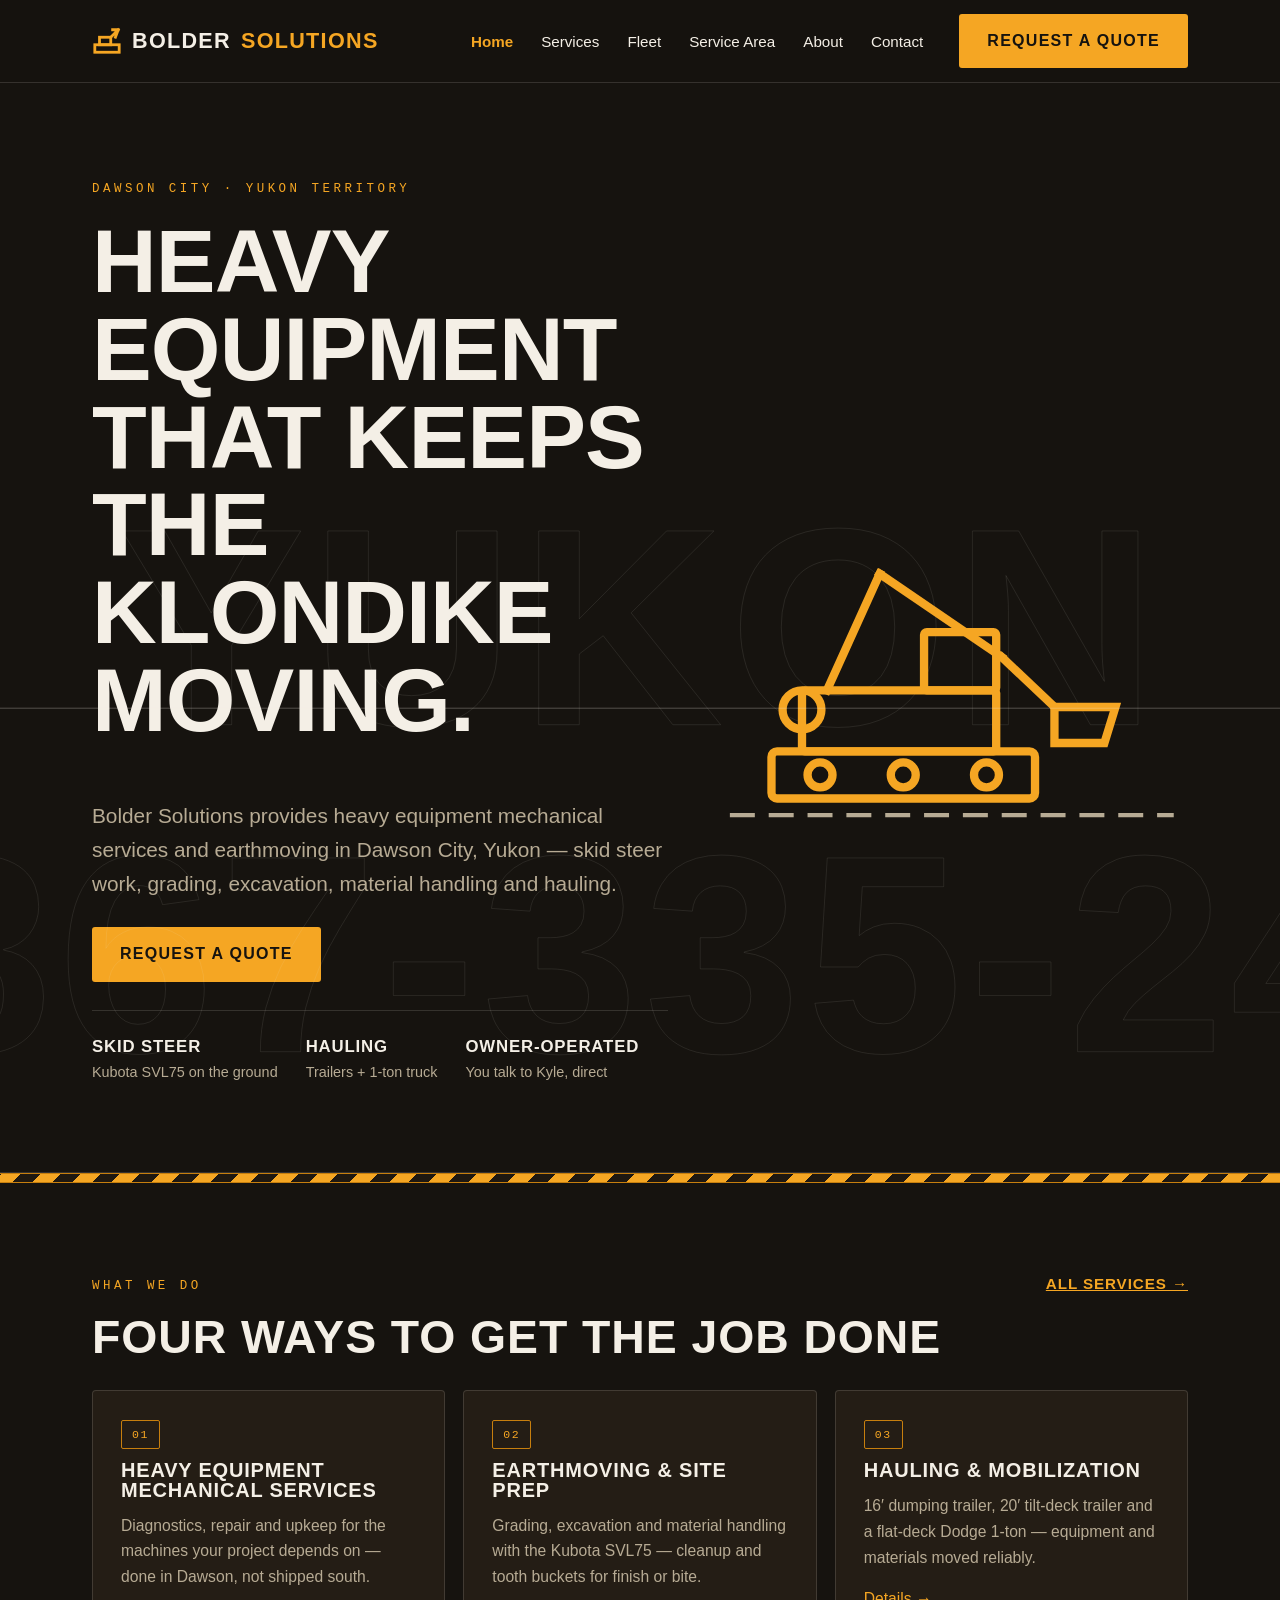
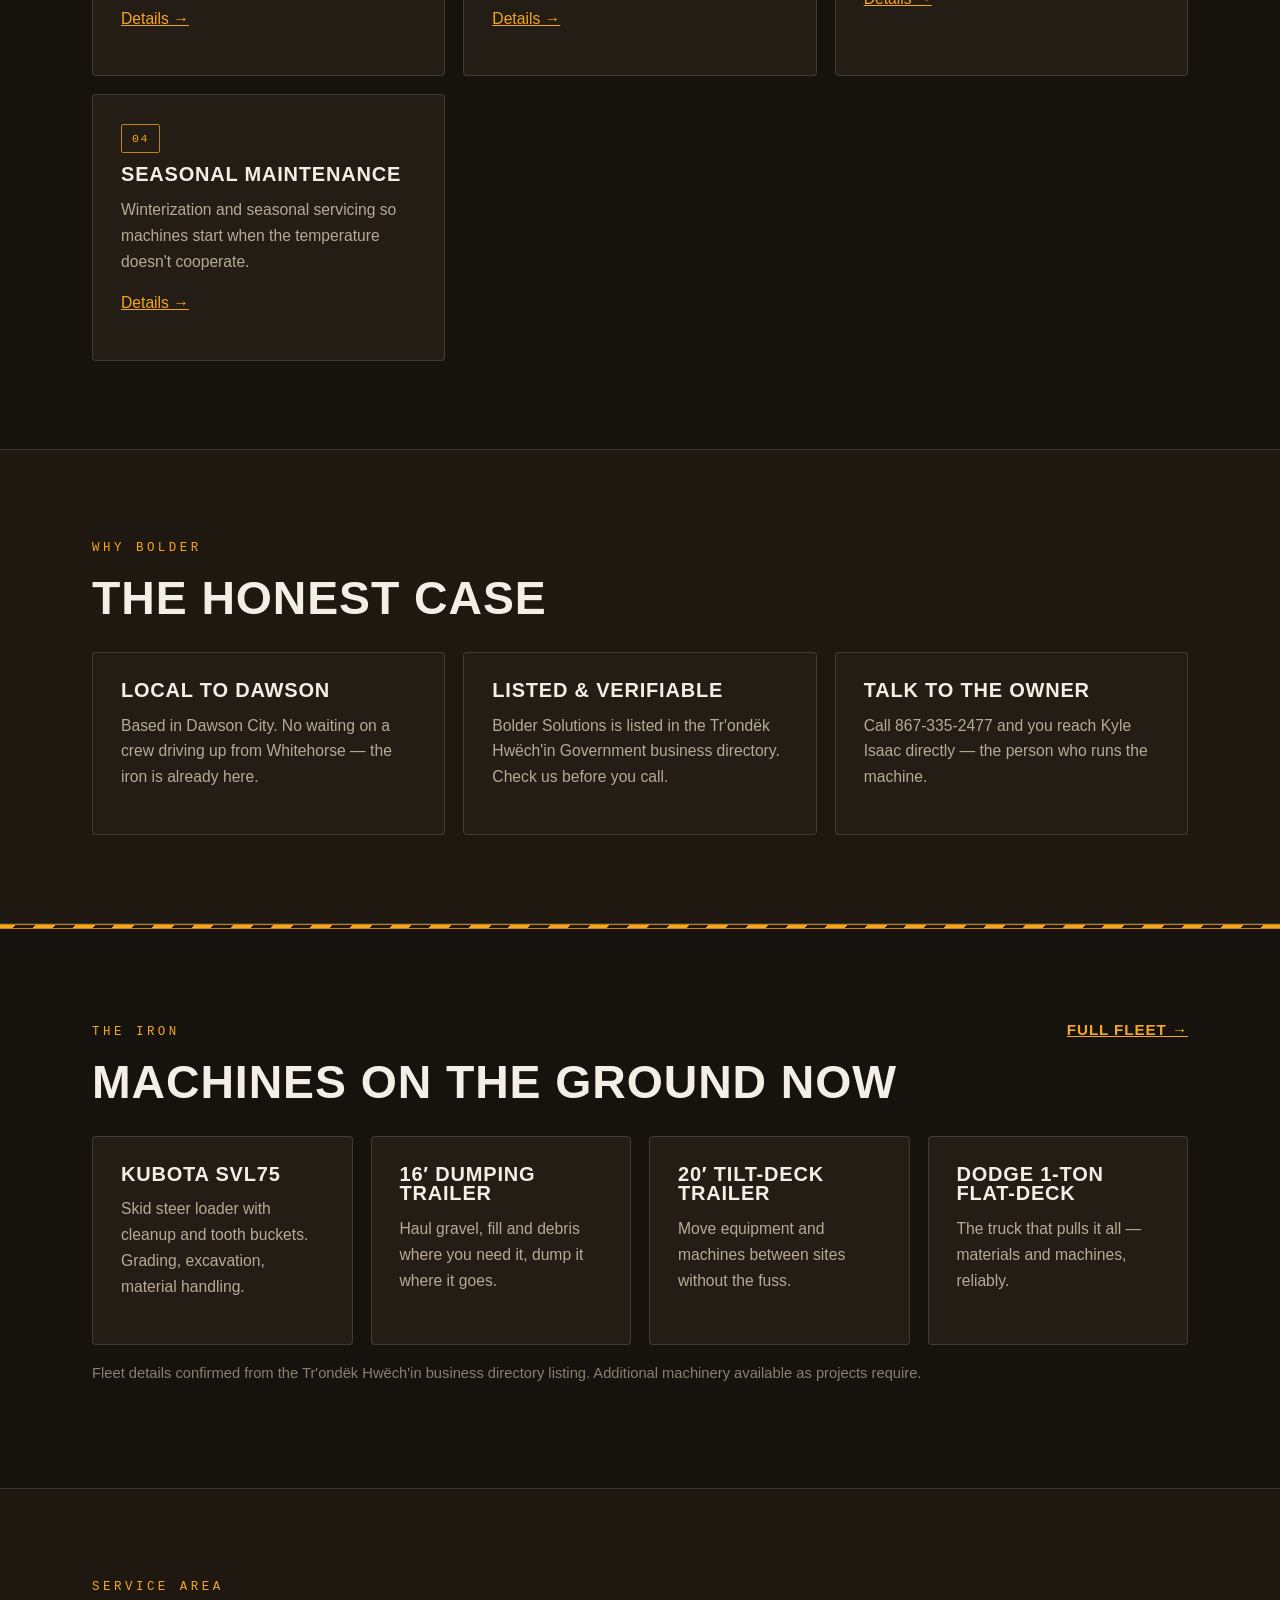
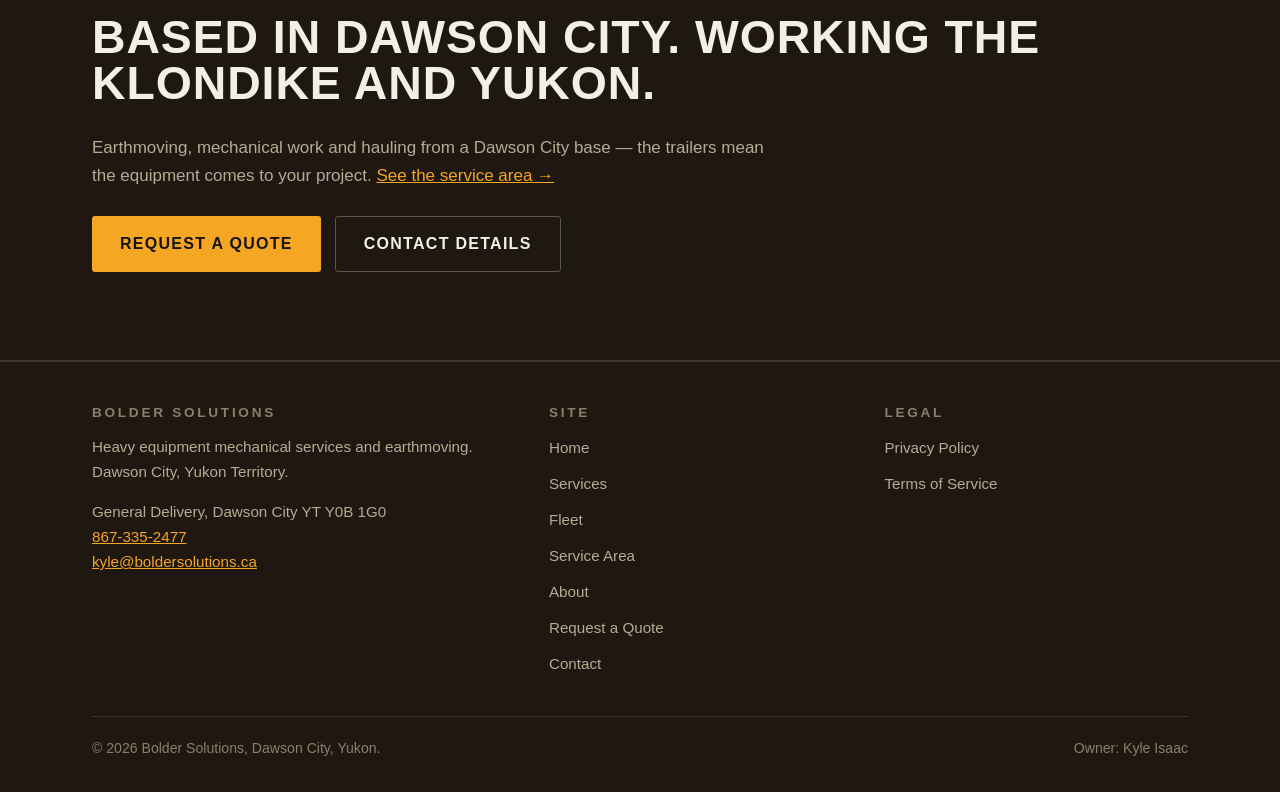
<file: index.html>
<!DOCTYPE html>
<html lang="en">
<head>
<meta charset="utf-8">
<meta name="viewport" content="width=device-width, initial-scale=1">
<title>Bolder Solutions — Heavy Equipment &amp; Earthmoving, Dawson City, Yukon</title>
<meta name="description" content="Bolder Solutions provides heavy equipment mechanical services and earthmoving in Dawson City, Yukon — skid steer work, grading, excavation, material handling and hauling. Call 867-335-2477.">
<meta property="og:title" content="Bolder Solutions — Heavy Equipment & Earthmoving, Dawson City, Yukon">
<meta property="og:description" content="Skid steer work, grading, excavation, material handling and hauling in the Klondike. Call 867-335-2477.">
<meta property="og:type" content="website">
<link rel="stylesheet" href="styles.css">
</head>
<body>
<a class="skip" href="#main">Skip to content</a>
<header class="site"><div class="wrap">
<a class="brand" href="index.html" aria-label="Bolder Solutions home">
<svg class="mark" viewBox="0 0 32 32" aria-hidden="true"><rect x="3" y="20" width="26" height="8" fill="none" stroke="#F5A623" stroke-width="3"/><rect x="8" y="12" width="12" height="8" fill="none" stroke="#F5A623" stroke-width="3"/><path d="M20 12 L28 4 M28 4 h-6 M28 4 l-3 8" stroke="#F5A623" stroke-width="3" fill="none" stroke-linecap="square"/></svg>
Bolder <em>Solutions</em></a>
<button class="nav-toggle" aria-expanded="false" aria-controls="mainnav" aria-label="Open menu">☰</button>
<nav class="main" id="mainnav" aria-label="Main">
<a href="index.html" aria-current="page">Home</a><a href="services.html">Services</a><a href="fleet.html">Fleet</a><a href="service-area.html">Service Area</a><a href="about.html">About</a><a href="contact.html">Contact</a>
</nav>
<a class="btn head-cta" href="quote.html">Request a Quote</a>
</div></header>

<main id="main">
<section class="hero">
<div class="ghost" aria-hidden="true">YUKON</div>
<div class="wrap hero-inner">
<div>
<p class="eyebrow rise">Dawson City · Yukon Territory</p>
<h1 class="rise d1">Heavy equipment that keeps the Klondike moving.</h1>
<p class="lede rise d2">Bolder Solutions provides heavy equipment mechanical services and earthmoving in Dawson City, Yukon — skid steer work, grading, excavation, material handling and hauling.</p>
<div class="btnrow rise d3">
<a class="btn" href="quote.html">Request a Quote</a>
<a class="btn ghost" href="tel:+18673352477">Call 867-335-2477</a>
</div>
<div class="hero-meta rise d3">
<div><strong>Skid Steer</strong>Kubota SVL75 on the ground</div>
<div><strong>Hauling</strong>Trailers + 1-ton truck</div>
<div><strong>Owner-operated</strong>You talk to Kyle, direct</div>
</div>
</div>
<div class="hero-art" aria-hidden="true">
<svg viewBox="0 0 340 300" role="img" aria-label="Line drawing of an excavator">
<g stroke="#F5A623" stroke-width="6" fill="none" stroke-linecap="square">
<rect x="40" y="236" width="190" height="34" rx="4"/>
<circle cx="75" cy="253" r="9"/><circle cx="135" cy="253" r="9"/><circle cx="195" cy="253" r="9"/>
<rect x="62" y="192" width="140" height="44" rx="2"/>
<rect x="150" y="150" width="52" height="42" rx="2"/>
<path d="M80 192 L118 108"/>
<path d="M118 108 L206 168"/>
<path d="M206 168 L244 204"/>
<path d="M244 204 h44 l-8 26 h-36 z"/>
<circle cx="62" cy="206" r="14"/>
</g>
<line x1="10" y1="282" x2="330" y2="282" stroke="#B7AB94" stroke-width="3" stroke-dasharray="18 10" aria-hidden="true"/>
</svg>
</div>
</div>
</section>

<div class="stripe" aria-hidden="true"></div>

<section class="block"><div class="wrap">
<div class="kicker-row">
<div><p class="eyebrow">What we do</p><h2>Four ways to get the job done</h2></div>
<a class="more" href="services.html">All services →</a>
</div>
<div class="grid">
<div class="card"><span class="tag">01</span><h3>Heavy Equipment Mechanical Services</h3><p>Diagnostics, repair and upkeep for the machines your project depends on — done in Dawson, not shipped south.</p><p><a href="services.html">Details →</a></p></div>
<div class="card"><span class="tag">02</span><h3>Earthmoving &amp; Site Prep</h3><p>Grading, excavation and material handling with the Kubota SVL75 — cleanup and tooth buckets for finish or bite.</p><p><a href="services.html">Details →</a></p></div>
<div class="card"><span class="tag">03</span><h3>Hauling &amp; Mobilization</h3><p>16′ dumping trailer, 20′ tilt-deck trailer and a flat-deck Dodge 1-ton — equipment and materials moved reliably.</p><p><a href="services.html">Details →</a></p></div>
<div class="card"><span class="tag">04</span><h3>Seasonal Maintenance</h3><p>Winterization and seasonal servicing so machines start when the temperature doesn't cooperate.</p><p><a href="services.html">Details →</a></p></div>
</div>
</div></section>

<section class="band block"><div class="wrap">
<div class="kicker-row">
<div><p class="eyebrow">Why Bolder</p><h2>The honest case</h2></div>
</div>
<div class="grid">
<div class="card"><h3>Local to Dawson</h3><p>Based in Dawson City. No waiting on a crew driving up from Whitehorse — the iron is already here.</p></div>
<div class="card"><h3>Listed &amp; verifiable</h3><p>Bolder Solutions is listed in the Tr'ondëk Hwëch'in Government business directory. Check us before you call.</p></div>
<div class="card"><h3>Talk to the owner</h3><p>Call 867-335-2477 and you reach Kyle Isaac directly — the person who runs the machine.</p></div>
</div>
</div></section>

<div class="stripe thin" aria-hidden="true"></div>

<section class="block"><div class="wrap">
<div class="kicker-row">
<div><p class="eyebrow">The iron</p><h2>Machines on the ground now</h2></div>
<a class="more" href="fleet.html">Full fleet →</a>
</div>
<div class="grid four">
<div class="card"><h3>Kubota SVL75</h3><p>Skid steer loader with cleanup and tooth buckets. Grading, excavation, material handling.</p></div>
<div class="card"><h3>16′ Dumping Trailer</h3><p>Haul gravel, fill and debris where you need it, dump it where it goes.</p></div>
<div class="card"><h3>20′ Tilt-Deck Trailer</h3><p>Move equipment and machines between sites without the fuss.</p></div>
<div class="card"><h3>Dodge 1-Ton Flat-Deck</h3><p>The truck that pulls it all — materials and machines, reliably.</p></div>
</div>
<p style="color:var(--faint);font-size:.92rem;margin-top:16px">Fleet details confirmed from the Tr'ondëk Hwëch'in business directory listing. Additional machinery available as projects require.</p>
</div></section>

<section class="band block"><div class="wrap">
<p class="eyebrow">Service area</p>
<h2>Based in Dawson City. Working the Klondike and Yukon.</h2>
<p style="color:var(--muted);max-width:40em">Earthmoving, mechanical work and hauling from a Dawson City base — the trailers mean the equipment comes to your project. <a href="service-area.html">See the service area →</a></p>
<div class="btnrow"><a class="btn" href="quote.html">Request a Quote</a><a class="btn ghost" href="contact.html">Contact Details</a></div>
</div></section>
</main>

<footer class="site"><div class="wrap">
<div class="foot-grid">
<div>
<h4>Bolder Solutions</h4>
<p style="color:var(--muted);font-size:.95rem">Heavy equipment mechanical services and earthmoving. Dawson City, Yukon Territory.</p>
<p style="color:var(--muted);font-size:.95rem">General Delivery, Dawson City YT Y0B 1G0<br>
<a href="tel:+18673352477">867-335-2477</a><br>
<a href="mailto:kyle@boldersolutions.ca">kyle@boldersolutions.ca</a></p>
</div>
<nav aria-label="Footer"><h4>Site</h4><ul>
<li><a href="index.html">Home</a></li><li><a href="services.html">Services</a></li>
<li><a href="fleet.html">Fleet</a></li><li><a href="service-area.html">Service Area</a></li>
<li><a href="about.html">About</a></li><li><a href="quote.html">Request a Quote</a></li>
<li><a href="contact.html">Contact</a></li></ul></nav>
<nav aria-label="Legal"><h4>Legal</h4><ul>
<li><a href="privacy.html">Privacy Policy</a></li><li><a href="terms.html">Terms of Service</a></li></ul></nav>
</div>
<div class="foot-base"><span>© 2026 Bolder Solutions, Dawson City, Yukon.</span><span>Owner: Kyle Isaac</span></div>
</div></footer>
<script src="main.js" defer></script>
</body>
</html>
</file>
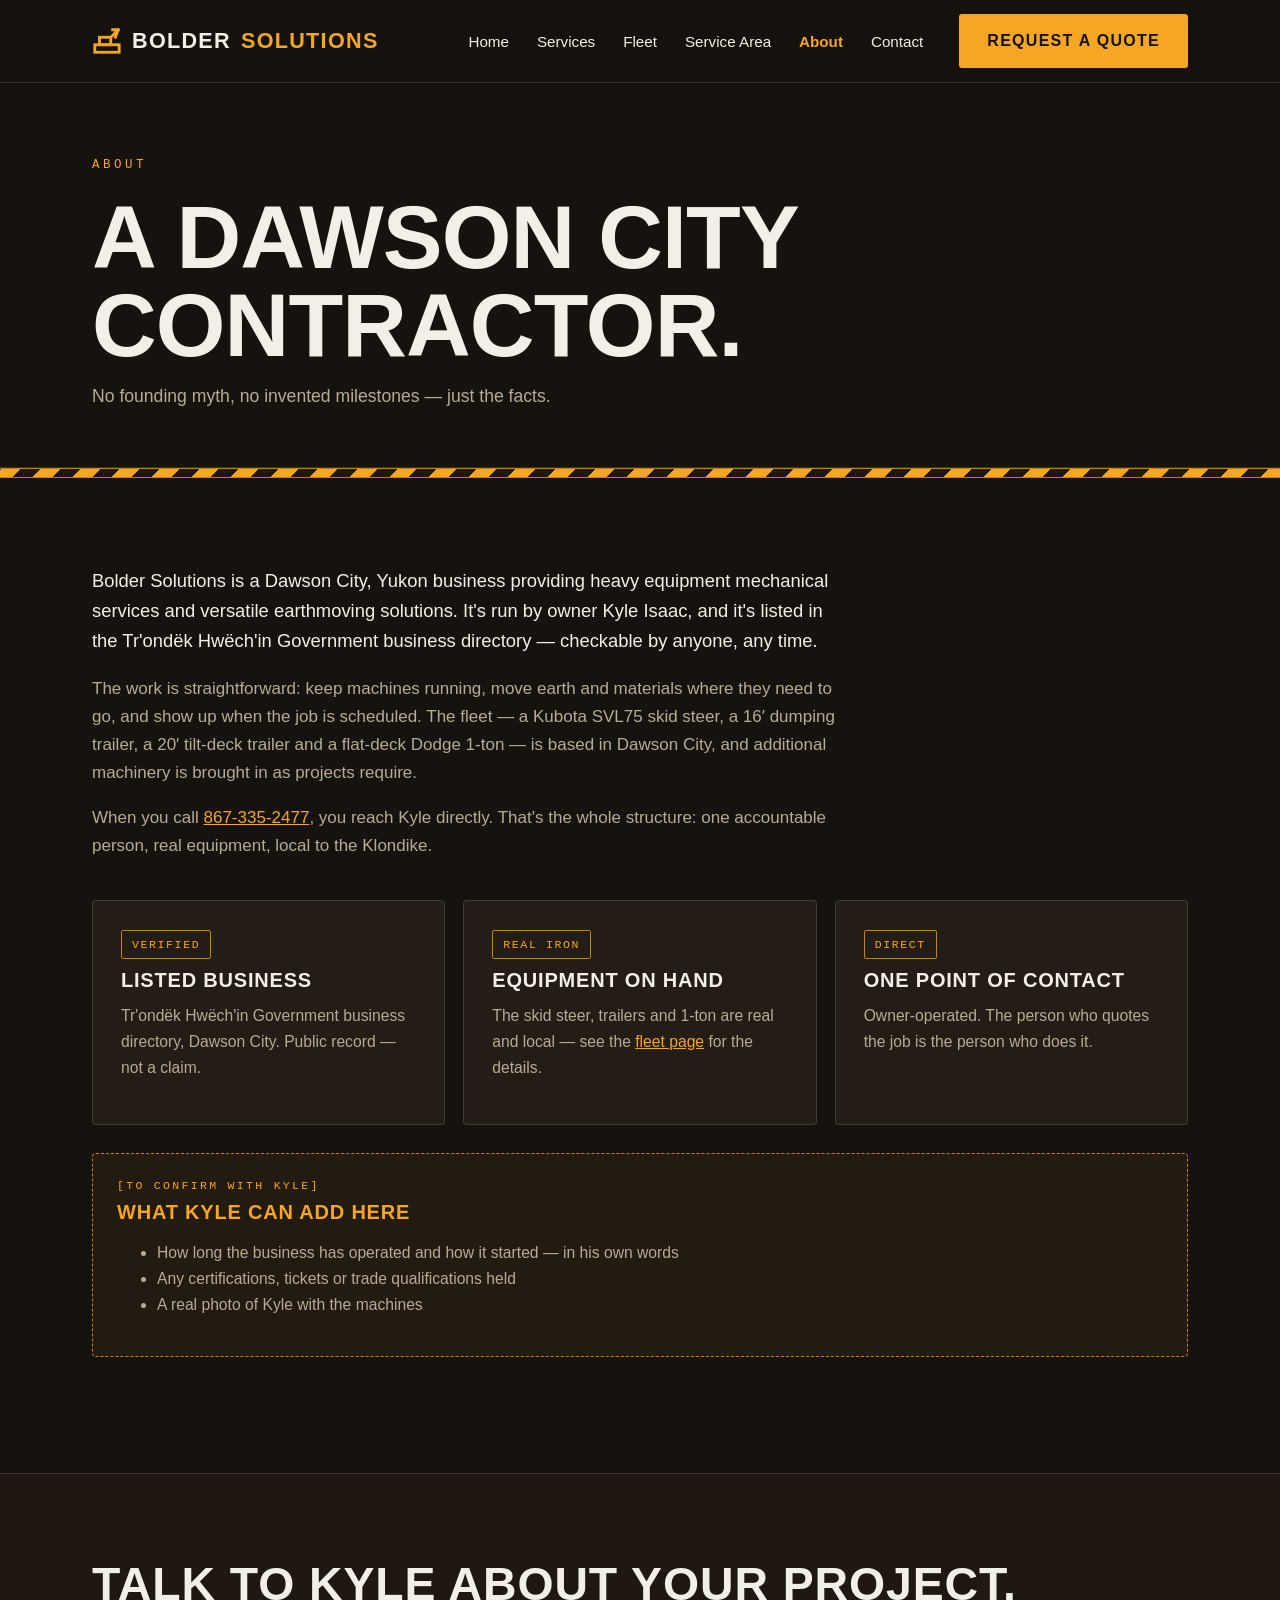
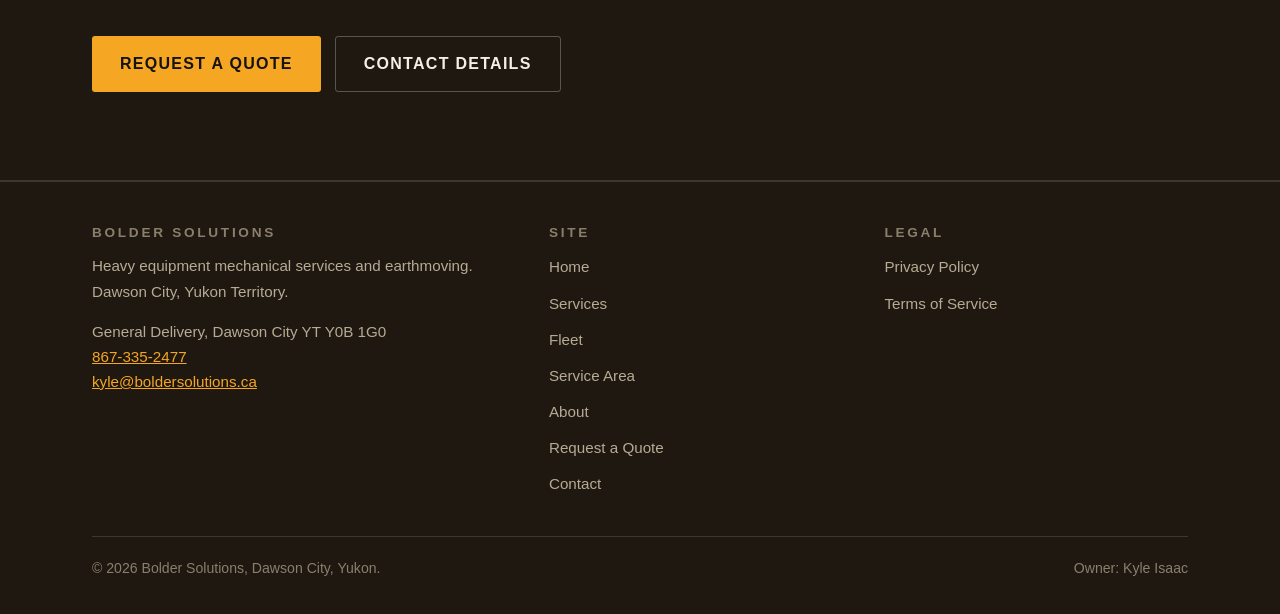
<file: about.html>
<!DOCTYPE html>
<html lang="en">
<head>
<meta charset="utf-8">
<meta name="viewport" content="width=device-width, initial-scale=1">
<title>About — Bolder Solutions, Dawson City, Yukon</title>
<meta name="description" content="About Bolder Solutions: heavy equipment mechanical services and earthmoving based in Dawson City, Yukon. Owner: Kyle Isaac.">
<link rel="stylesheet" href="styles.css">
</head>
<body>
<a class="skip" href="#main">Skip to content</a>
<header class="site"><div class="wrap">
<a class="brand" href="index.html" aria-label="Bolder Solutions home">
<svg class="mark" viewBox="0 0 32 32" aria-hidden="true"><rect x="3" y="20" width="26" height="8" fill="none" stroke="#F5A623" stroke-width="3"/><rect x="8" y="12" width="12" height="8" fill="none" stroke="#F5A623" stroke-width="3"/><path d="M20 12 L28 4 M28 4 h-6 M28 4 l-3 8" stroke="#F5A623" stroke-width="3" fill="none" stroke-linecap="square"/></svg>
Bolder <em>Solutions</em></a>
<button class="nav-toggle" aria-expanded="false" aria-controls="mainnav" aria-label="Open menu">☰</button>
<nav class="main" id="mainnav" aria-label="Main">
<a href="index.html">Home</a><a href="services.html">Services</a><a href="fleet.html">Fleet</a><a href="service-area.html">Service Area</a><a href="about.html" aria-current="page">About</a><a href="contact.html">Contact</a>
</nav>
<a class="btn head-cta" href="quote.html">Request a Quote</a>
</div></header>

<main id="main">
<div class="pagehead"><div class="wrap">
<p class="eyebrow">About</p>
<h1>A Dawson City<br>contractor.</h1>
<p class="lede">No founding myth, no invented milestones — just the facts.</p>
</div></div>
<div class="stripe" aria-hidden="true"></div>

<section class="block"><div class="wrap">
<div style="max-width:44em">
<p style="font-size:1.15rem">Bolder Solutions is a Dawson City, Yukon business providing heavy equipment mechanical services and versatile earthmoving solutions. It's run by owner Kyle Isaac, and it's listed in the Tr'ondëk Hwëch'in Government business directory — checkable by anyone, any time.</p>
<p style="color:var(--muted)">The work is straightforward: keep machines running, move earth and materials where they need to go, and show up when the job is scheduled. The fleet — a Kubota SVL75 skid steer, a 16′ dumping trailer, a 20′ tilt-deck trailer and a flat-deck Dodge 1-ton — is based in Dawson City, and additional machinery is brought in as projects require.</p>
<p style="color:var(--muted)">When you call <a href="tel:+18673352477">867-335-2477</a>, you reach Kyle directly. That's the whole structure: one accountable person, real equipment, local to the Klondike.</p>
</div>

<div class="grid" style="margin-top:40px">
<div class="card"><span class="tag">Verified</span><h3>Listed business</h3><p>Tr'ondëk Hwëch'in Government business directory, Dawson City. Public record — not a claim.</p></div>
<div class="card"><span class="tag">Real iron</span><h3>Equipment on hand</h3><p>The skid steer, trailers and 1-ton are real and local — see the <a href="fleet.html">fleet page</a> for the details.</p></div>
<div class="card"><span class="tag">Direct</span><h3>One point of contact</h3><p>Owner-operated. The person who quotes the job is the person who does it.</p></div>
</div>

<div class="toconfirm">
<span class="flag">[To confirm with Kyle]</span>
<h3>What Kyle can add here</h3>
<ul>
<li>How long the business has operated and how it started — in his own words</li>
<li>Any certifications, tickets or trade qualifications held</li>
<li>A real photo of Kyle with the machines</li>
</ul>
</div>
</div></section>

<section class="band block"><div class="wrap">
<h2>Talk to Kyle about your project.</h2>
<div class="btnrow"><a class="btn" href="quote.html">Request a Quote</a><a class="btn ghost" href="contact.html">Contact Details</a></div>
</div></section>
</main>

<footer class="site"><div class="wrap">
<div class="foot-grid">
<div>
<h4>Bolder Solutions</h4>
<p style="color:var(--muted);font-size:.95rem">Heavy equipment mechanical services and earthmoving. Dawson City, Yukon Territory.</p>
<p style="color:var(--muted);font-size:.95rem">General Delivery, Dawson City YT Y0B 1G0<br>
<a href="tel:+18673352477">867-335-2477</a><br>
<a href="mailto:kyle@boldersolutions.ca">kyle@boldersolutions.ca</a></p>
</div>
<nav aria-label="Footer"><h4>Site</h4><ul>
<li><a href="index.html">Home</a></li><li><a href="services.html">Services</a></li>
<li><a href="fleet.html">Fleet</a></li><li><a href="service-area.html">Service Area</a></li>
<li><a href="about.html">About</a></li><li><a href="quote.html">Request a Quote</a></li>
<li><a href="contact.html">Contact</a></li></ul></nav>
<nav aria-label="Legal"><h4>Legal</h4><ul>
<li><a href="privacy.html">Privacy Policy</a></li><li><a href="terms.html">Terms of Service</a></li></ul></nav>
</div>
<div class="foot-base"><span>© 2026 Bolder Solutions, Dawson City, Yukon.</span><span>Owner: Kyle Isaac</span></div>
</div></footer>
<script src="main.js" defer></script>
</body>
</html>
</file>
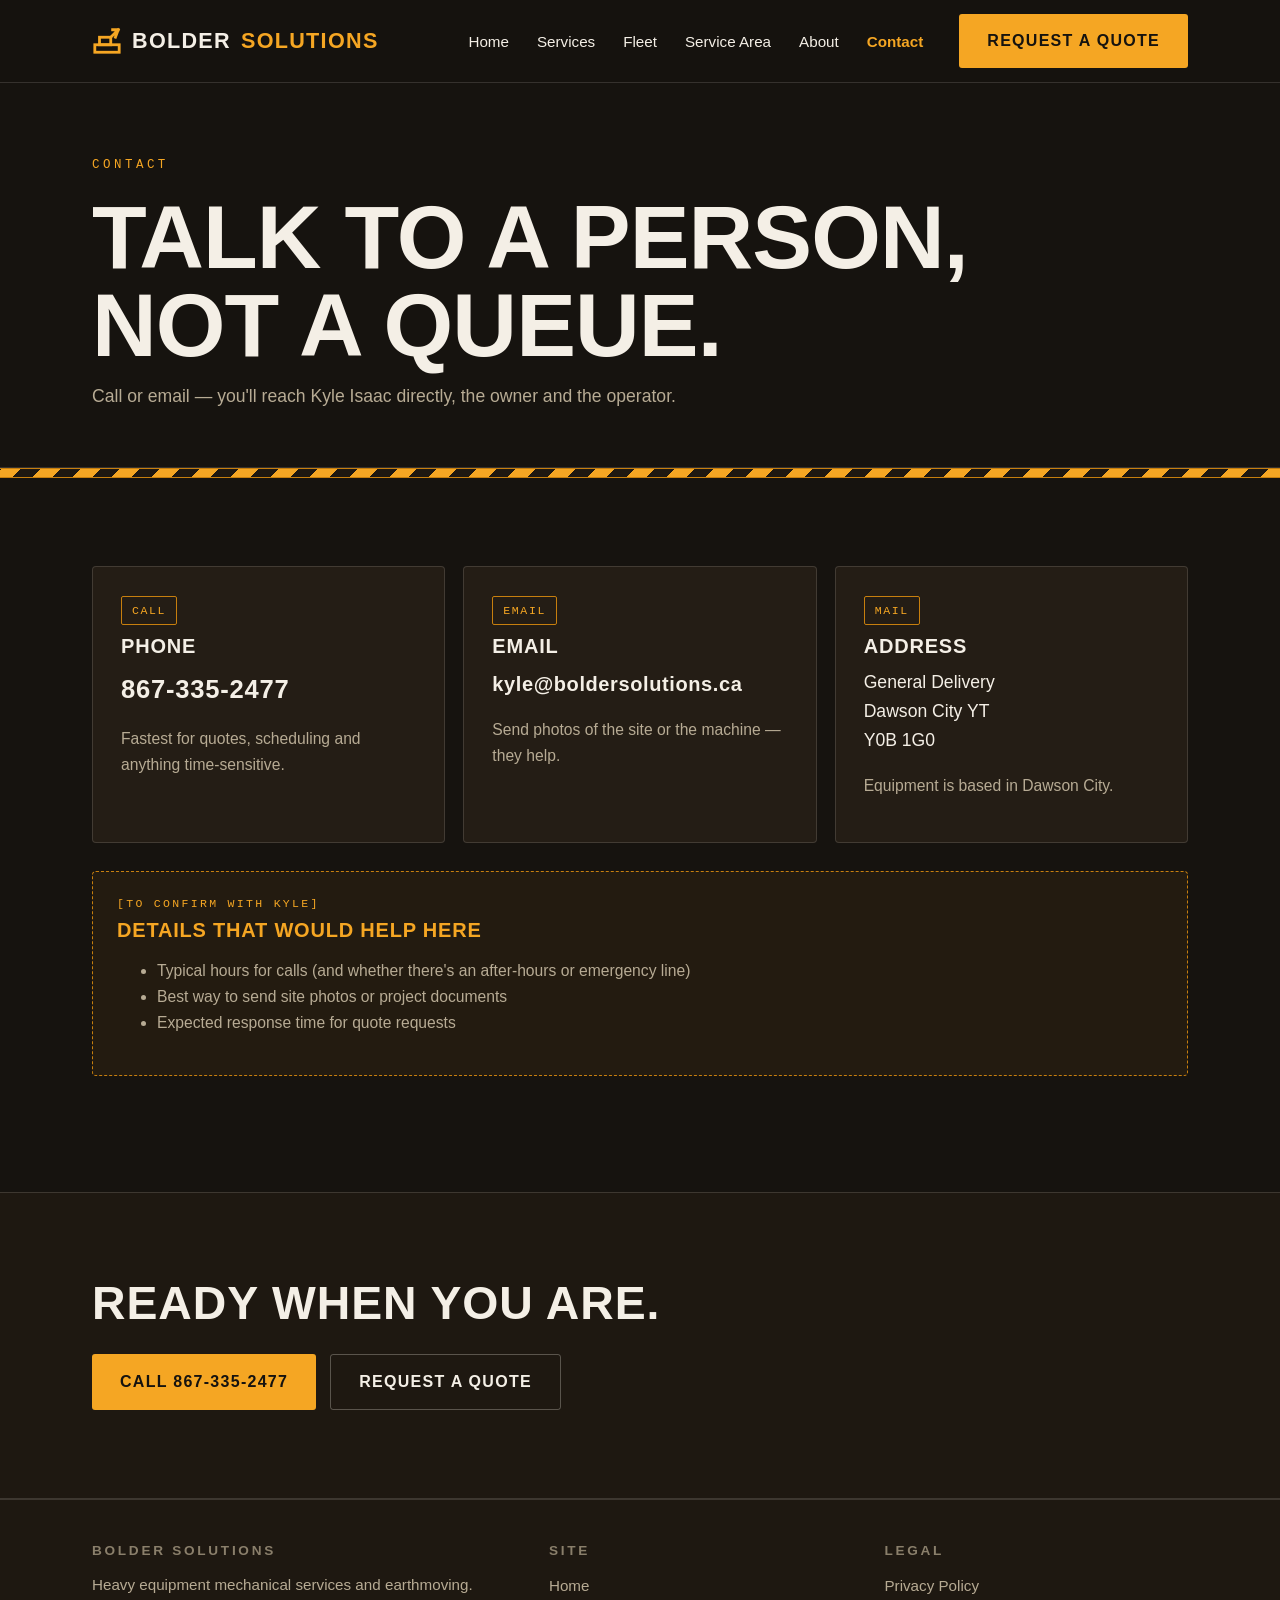
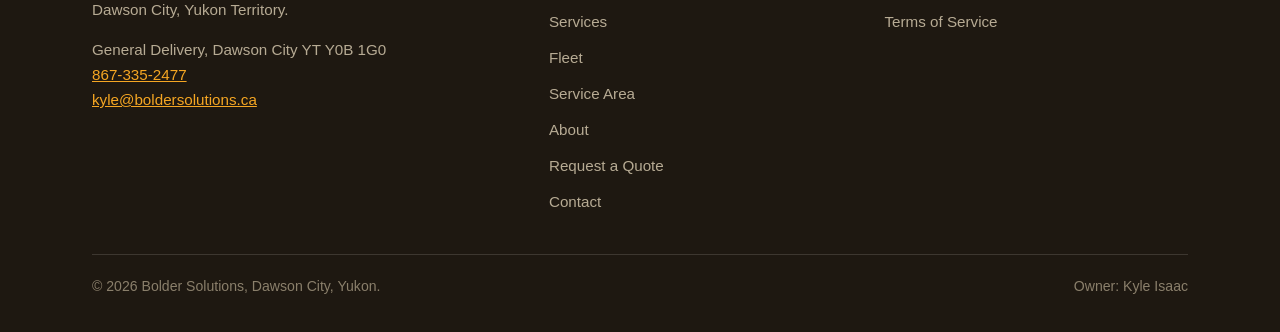
<file: contact.html>
<!DOCTYPE html>
<html lang="en">
<head>
<meta charset="utf-8">
<meta name="viewport" content="width=device-width, initial-scale=1">
<title>Contact — Bolder Solutions, Dawson City, Yukon</title>
<meta name="description" content="Contact Bolder Solutions: call 867-335-2477 or email kyle@boldersolutions.ca. General Delivery, Dawson City YT Y0B 1G0.">
<link rel="stylesheet" href="styles.css">
</head>
<body>
<a class="skip" href="#main">Skip to content</a>
<header class="site"><div class="wrap">
<a class="brand" href="index.html" aria-label="Bolder Solutions home">
<svg class="mark" viewBox="0 0 32 32" aria-hidden="true"><rect x="3" y="20" width="26" height="8" fill="none" stroke="#F5A623" stroke-width="3"/><rect x="8" y="12" width="12" height="8" fill="none" stroke="#F5A623" stroke-width="3"/><path d="M20 12 L28 4 M28 4 h-6 M28 4 l-3 8" stroke="#F5A623" stroke-width="3" fill="none" stroke-linecap="square"/></svg>
Bolder <em>Solutions</em></a>
<button class="nav-toggle" aria-expanded="false" aria-controls="mainnav" aria-label="Open menu">☰</button>
<nav class="main" id="mainnav" aria-label="Main">
<a href="index.html">Home</a><a href="services.html">Services</a><a href="fleet.html">Fleet</a><a href="service-area.html">Service Area</a><a href="about.html">About</a><a href="contact.html" aria-current="page">Contact</a>
</nav>
<a class="btn head-cta" href="quote.html">Request a Quote</a>
</div></header>

<main id="main">
<div class="pagehead"><div class="wrap">
<p class="eyebrow">Contact</p>
<h1>Talk to a person,<br>not a queue.</h1>
<p class="lede">Call or email — you'll reach Kyle Isaac directly, the owner and the operator.</p>
</div></div>
<div class="stripe" aria-hidden="true"></div>

<section class="block"><div class="wrap">
<div class="vcard">
<div class="card"><span class="tag">Call</span><h3>Phone</h3><p><a class="big" href="tel:+18673352477">867-335-2477</a></p><p>Fastest for quotes, scheduling and anything time-sensitive.</p></div>
<div class="card"><span class="tag">Email</span><h3>Email</h3><p><a class="big" href="mailto:kyle@boldersolutions.ca" style="font-size:1.25rem">kyle@boldersolutions.ca</a></p><p>Send photos of the site or the machine — they help.</p></div>
<div class="card"><span class="tag">Mail</span><h3>Address</h3><p style="font-size:1.1rem;color:var(--ink)">General Delivery<br>Dawson City YT<br>Y0B 1G0</p><p>Equipment is based in Dawson City.</p></div>
</div>

<div class="toconfirm">
<span class="flag">[To confirm with Kyle]</span>
<h3>Details that would help here</h3>
<ul>
<li>Typical hours for calls (and whether there's an after-hours or emergency line)</li>
<li>Best way to send site photos or project documents</li>
<li>Expected response time for quote requests</li>
</ul>
</div>
</div></section>

<section class="band block"><div class="wrap">
<h2>Ready when you are.</h2>
<div class="btnrow"><a class="btn" href="tel:+18673352477">Call 867-335-2477</a><a class="btn ghost" href="quote.html">Request a Quote</a></div>
</div></section>
</main>

<footer class="site"><div class="wrap">
<div class="foot-grid">
<div>
<h4>Bolder Solutions</h4>
<p style="color:var(--muted);font-size:.95rem">Heavy equipment mechanical services and earthmoving. Dawson City, Yukon Territory.</p>
<p style="color:var(--muted);font-size:.95rem">General Delivery, Dawson City YT Y0B 1G0<br>
<a href="tel:+18673352477">867-335-2477</a><br>
<a href="mailto:kyle@boldersolutions.ca">kyle@boldersolutions.ca</a></p>
</div>
<nav aria-label="Footer"><h4>Site</h4><ul>
<li><a href="index.html">Home</a></li><li><a href="services.html">Services</a></li>
<li><a href="fleet.html">Fleet</a></li><li><a href="service-area.html">Service Area</a></li>
<li><a href="about.html">About</a></li><li><a href="quote.html">Request a Quote</a></li>
<li><a href="contact.html">Contact</a></li></ul></nav>
<nav aria-label="Legal"><h4>Legal</h4><ul>
<li><a href="privacy.html">Privacy Policy</a></li><li><a href="terms.html">Terms of Service</a></li></ul></nav>
</div>
<div class="foot-base"><span>© 2026 Bolder Solutions, Dawson City, Yukon.</span><span>Owner: Kyle Isaac</span></div>
</div></footer>
<script src="main.js" defer></script>
</body>
</html>
</file>
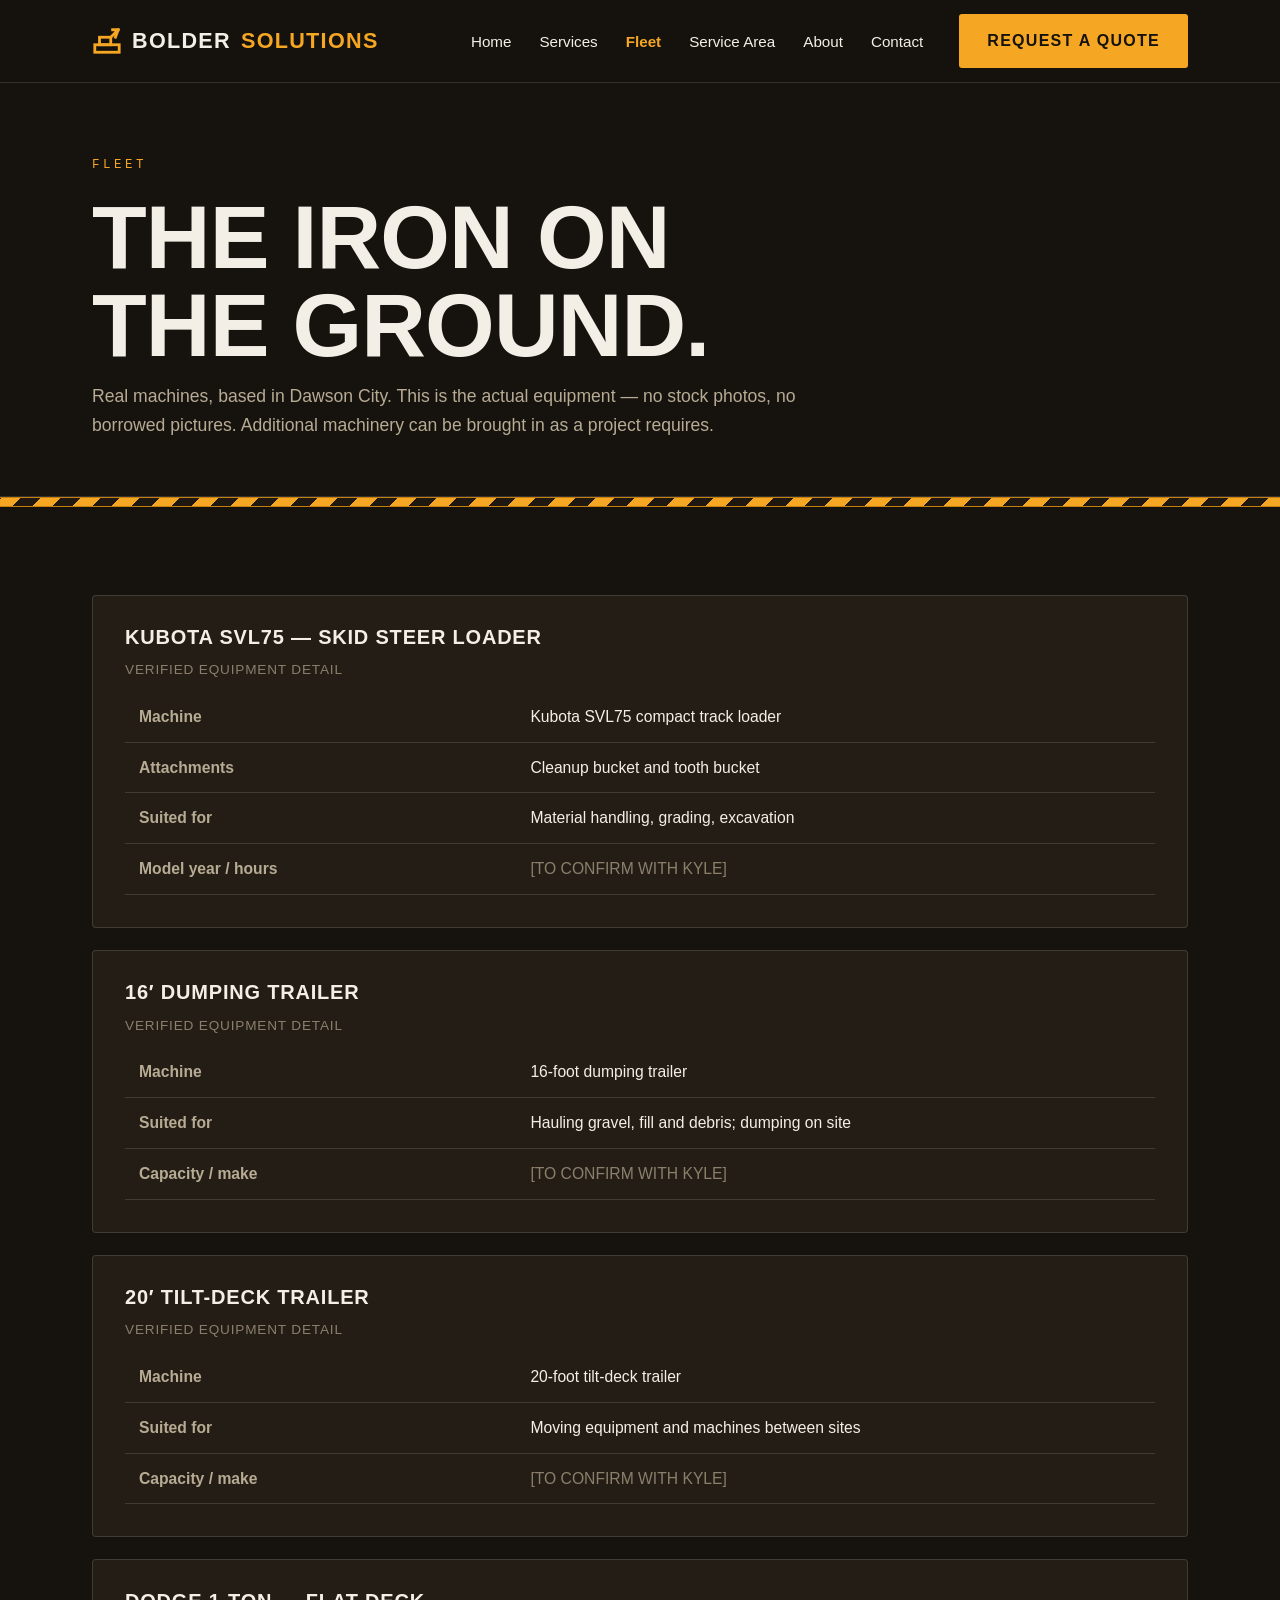
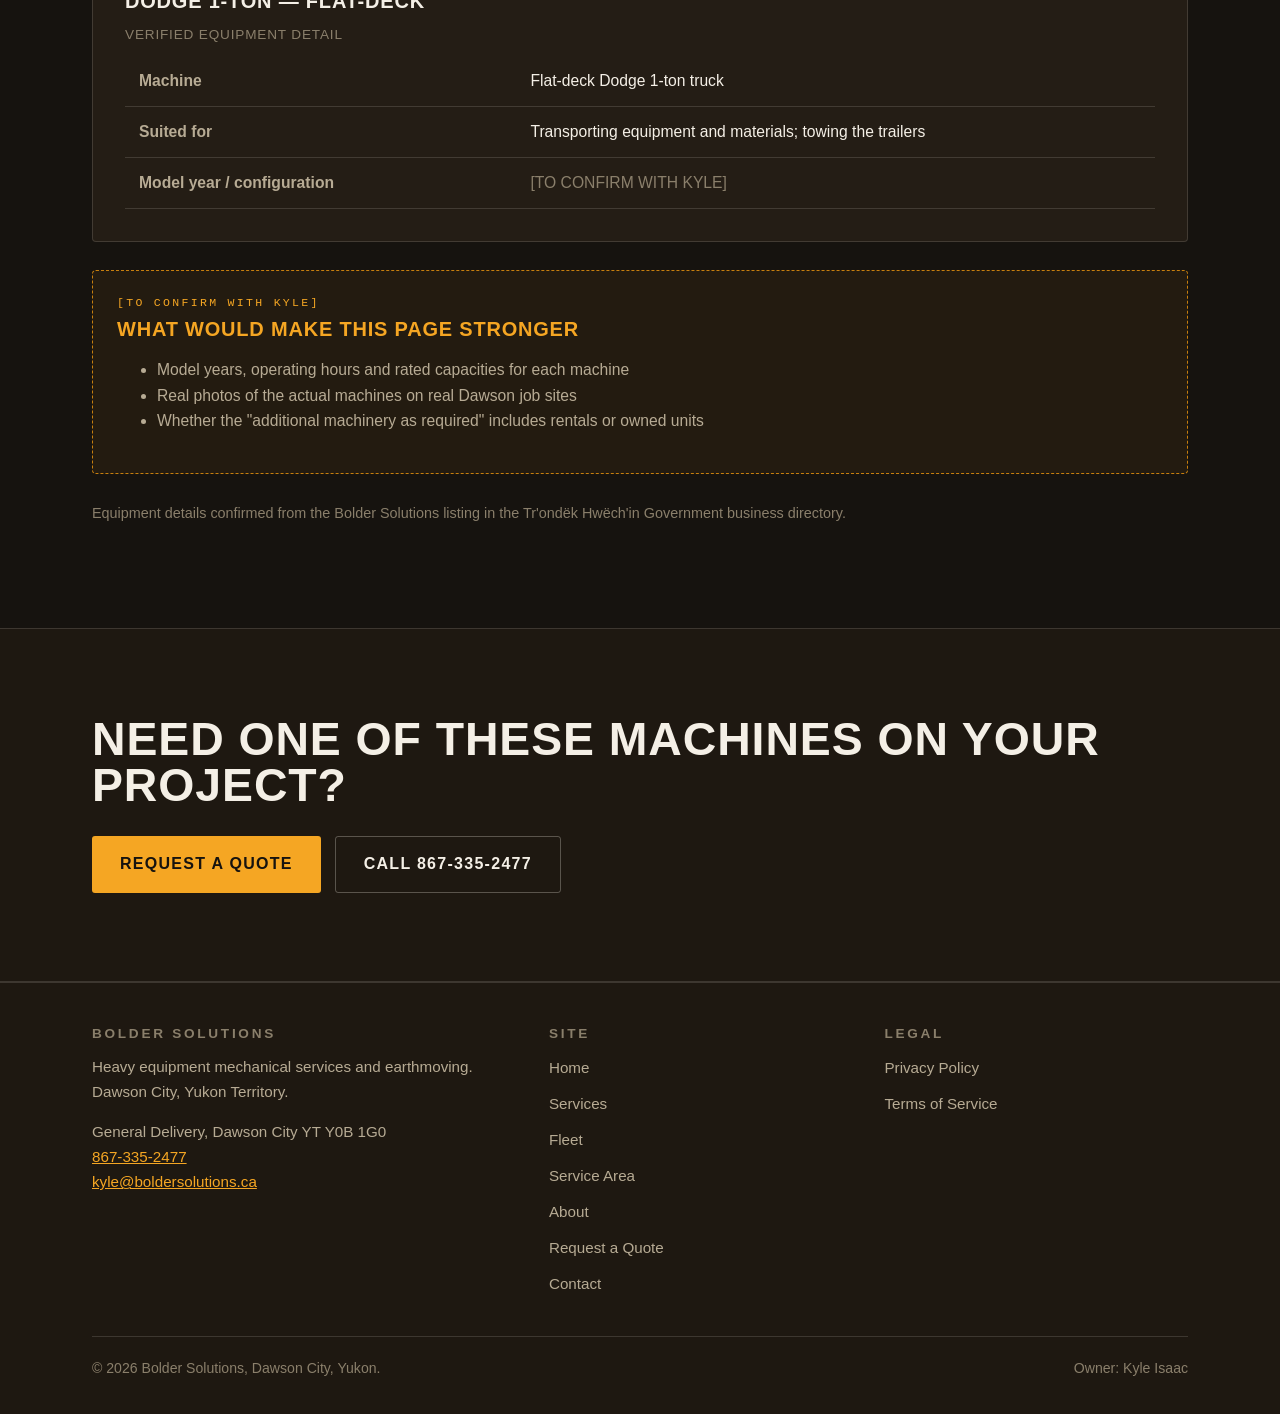
<file: fleet.html>
<!DOCTYPE html>
<html lang="en">
<head>
<meta charset="utf-8">
<meta name="viewport" content="width=device-width, initial-scale=1">
<title>Fleet — Bolder Solutions, Dawson City, Yukon</title>
<meta name="description" content="Bolder Solutions fleet: Kubota SVL75 skid steer, 16-foot dumping trailer, 20-foot tilt-deck trailer and flat-deck Dodge 1-ton truck in Dawson City, Yukon.">
<link rel="stylesheet" href="styles.css">
</head>
<body>
<a class="skip" href="#main">Skip to content</a>
<header class="site"><div class="wrap">
<a class="brand" href="index.html" aria-label="Bolder Solutions home">
<svg class="mark" viewBox="0 0 32 32" aria-hidden="true"><rect x="3" y="20" width="26" height="8" fill="none" stroke="#F5A623" stroke-width="3"/><rect x="8" y="12" width="12" height="8" fill="none" stroke="#F5A623" stroke-width="3"/><path d="M20 12 L28 4 M28 4 h-6 M28 4 l-3 8" stroke="#F5A623" stroke-width="3" fill="none" stroke-linecap="square"/></svg>
Bolder <em>Solutions</em></a>
<button class="nav-toggle" aria-expanded="false" aria-controls="mainnav" aria-label="Open menu">☰</button>
<nav class="main" id="mainnav" aria-label="Main">
<a href="index.html">Home</a><a href="services.html">Services</a><a href="fleet.html" aria-current="page">Fleet</a><a href="service-area.html">Service Area</a><a href="about.html">About</a><a href="contact.html">Contact</a>
</nav>
<a class="btn head-cta" href="quote.html">Request a Quote</a>
</div></header>

<main id="main">
<div class="pagehead"><div class="wrap">
<p class="eyebrow">Fleet</p>
<h1>The iron on<br>the ground.</h1>
<p class="lede">Real machines, based in Dawson City. This is the actual equipment — no stock photos, no borrowed pictures. Additional machinery can be brought in as a project requires.</p>
</div></div>
<div class="stripe" aria-hidden="true"></div>

<section class="block"><div class="wrap">

<div class="panel">
<h3>Kubota SVL75 — Skid Steer Loader</h3>
<table class="spec">
<caption>Verified equipment detail</caption>
<tr><th>Machine</th><td>Kubota SVL75 compact track loader</td></tr>
<tr><th>Attachments</th><td>Cleanup bucket and tooth bucket</td></tr>
<tr><th>Suited for</th><td>Material handling, grading, excavation</td></tr>
<tr><th>Model year / hours</th><td><span style="color:var(--faint)">[TO CONFIRM WITH KYLE]</span></td></tr>
</table>
</div>

<div class="panel">
<h3>16′ Dumping Trailer</h3>
<table class="spec">
<caption>Verified equipment detail</caption>
<tr><th>Machine</th><td>16-foot dumping trailer</td></tr>
<tr><th>Suited for</th><td>Hauling gravel, fill and debris; dumping on site</td></tr>
<tr><th>Capacity / make</th><td><span style="color:var(--faint)">[TO CONFIRM WITH KYLE]</span></td></tr>
</table>
</div>

<div class="panel">
<h3>20′ Tilt-Deck Trailer</h3>
<table class="spec">
<caption>Verified equipment detail</caption>
<tr><th>Machine</th><td>20-foot tilt-deck trailer</td></tr>
<tr><th>Suited for</th><td>Moving equipment and machines between sites</td></tr>
<tr><th>Capacity / make</th><td><span style="color:var(--faint)">[TO CONFIRM WITH KYLE]</span></td></tr>
</table>
</div>

<div class="panel">
<h3>Dodge 1-Ton — Flat-Deck</h3>
<table class="spec">
<caption>Verified equipment detail</caption>
<tr><th>Machine</th><td>Flat-deck Dodge 1-ton truck</td></tr>
<tr><th>Suited for</th><td>Transporting equipment and materials; towing the trailers</td></tr>
<tr><th>Model year / configuration</th><td><span style="color:var(--faint)">[TO CONFIRM WITH KYLE]</span></td></tr>
</table>
</div>

<div class="toconfirm">
<span class="flag">[To confirm with Kyle]</span>
<h3>What would make this page stronger</h3>
<ul>
<li>Model years, operating hours and rated capacities for each machine</li>
<li>Real photos of the actual machines on real Dawson job sites</li>
<li>Whether the "additional machinery as required" includes rentals or owned units</li>
</ul>
</div>

<p style="color:var(--faint);font-size:.9rem">Equipment details confirmed from the Bolder Solutions listing in the Tr'ondëk Hwëch'in Government business directory.</p>
</div></section>

<section class="band block"><div class="wrap">
<h2>Need one of these machines on your project?</h2>
<div class="btnrow"><a class="btn" href="quote.html">Request a Quote</a><a class="btn ghost" href="tel:+18673352477">Call 867-335-2477</a></div>
</div></section>
</main>

<footer class="site"><div class="wrap">
<div class="foot-grid">
<div>
<h4>Bolder Solutions</h4>
<p style="color:var(--muted);font-size:.95rem">Heavy equipment mechanical services and earthmoving. Dawson City, Yukon Territory.</p>
<p style="color:var(--muted);font-size:.95rem">General Delivery, Dawson City YT Y0B 1G0<br>
<a href="tel:+18673352477">867-335-2477</a><br>
<a href="mailto:kyle@boldersolutions.ca">kyle@boldersolutions.ca</a></p>
</div>
<nav aria-label="Footer"><h4>Site</h4><ul>
<li><a href="index.html">Home</a></li><li><a href="services.html">Services</a></li>
<li><a href="fleet.html">Fleet</a></li><li><a href="service-area.html">Service Area</a></li>
<li><a href="about.html">About</a></li><li><a href="quote.html">Request a Quote</a></li>
<li><a href="contact.html">Contact</a></li></ul></nav>
<nav aria-label="Legal"><h4>Legal</h4><ul>
<li><a href="privacy.html">Privacy Policy</a></li><li><a href="terms.html">Terms of Service</a></li></ul></nav>
</div>
<div class="foot-base"><span>© 2026 Bolder Solutions, Dawson City, Yukon.</span><span>Owner: Kyle Isaac</span></div>
</div></footer>
<script src="main.js" defer></script>
</body>
</html>
</file>
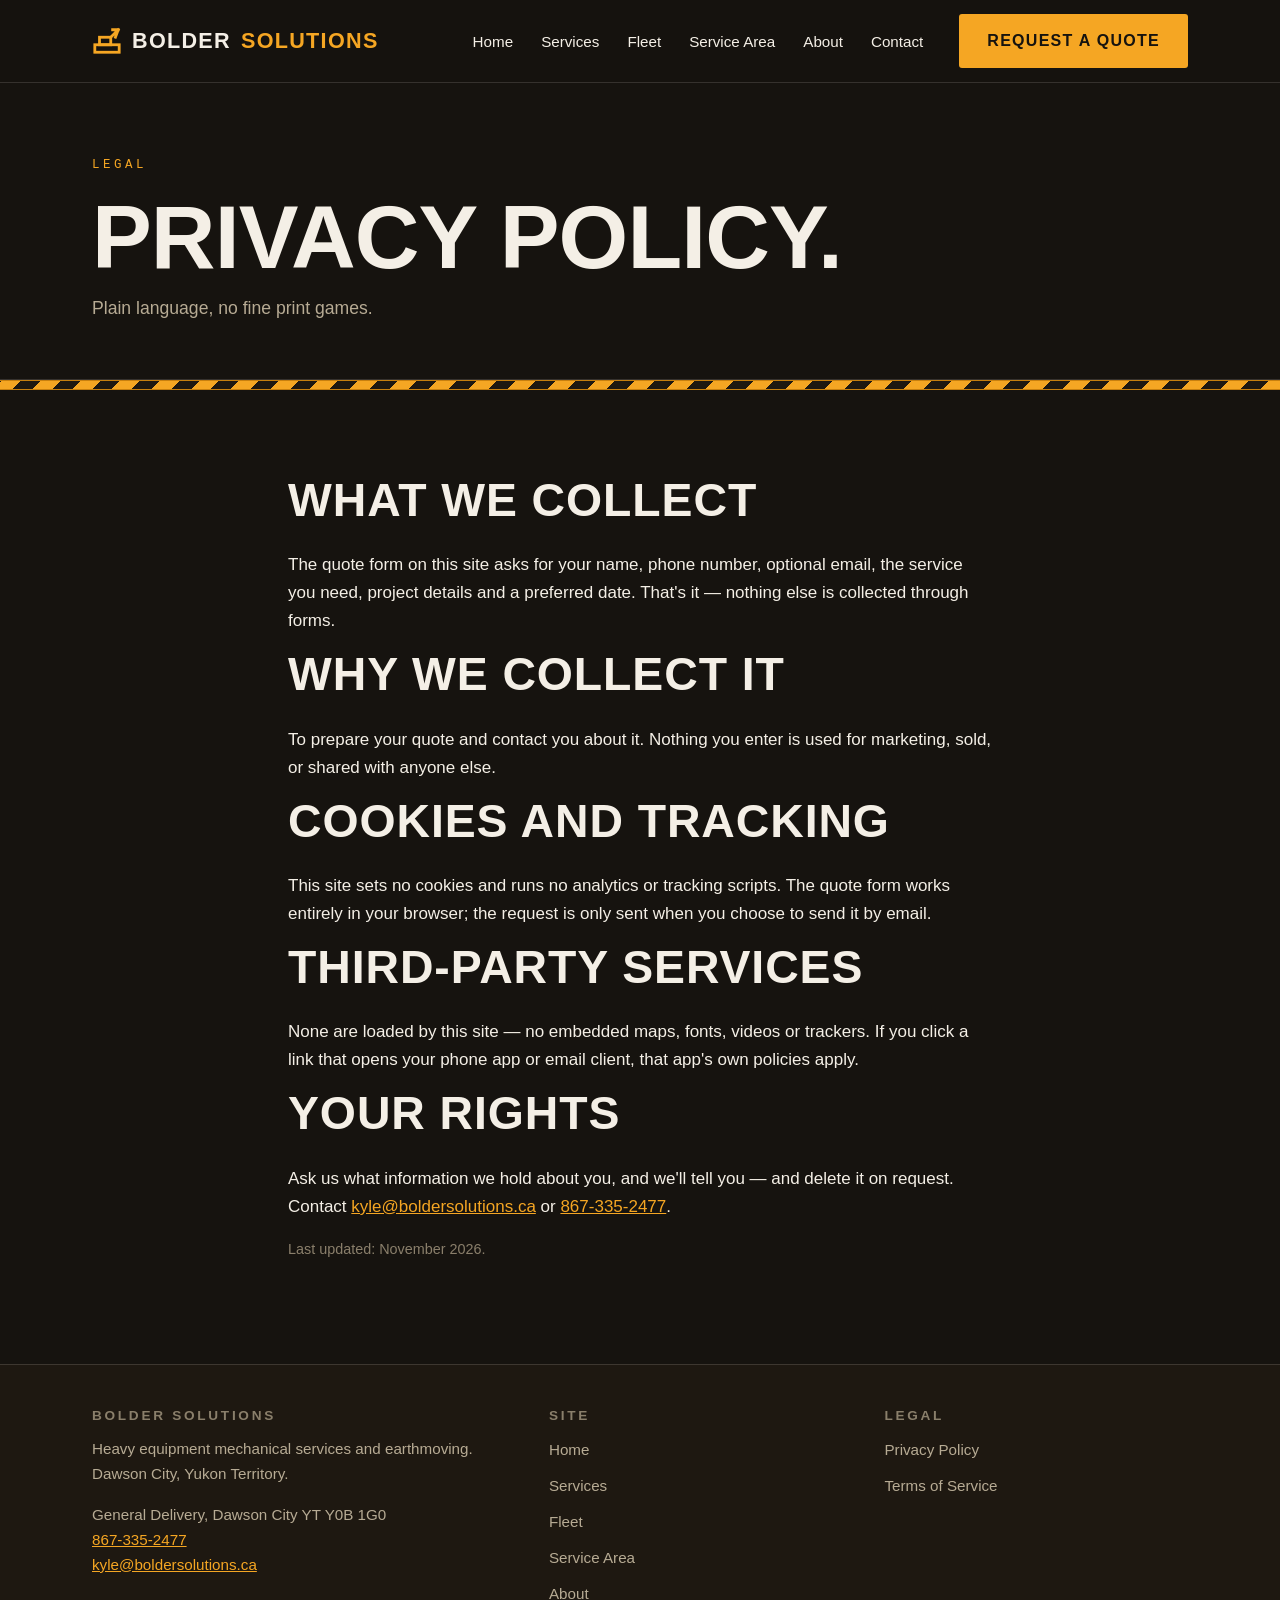
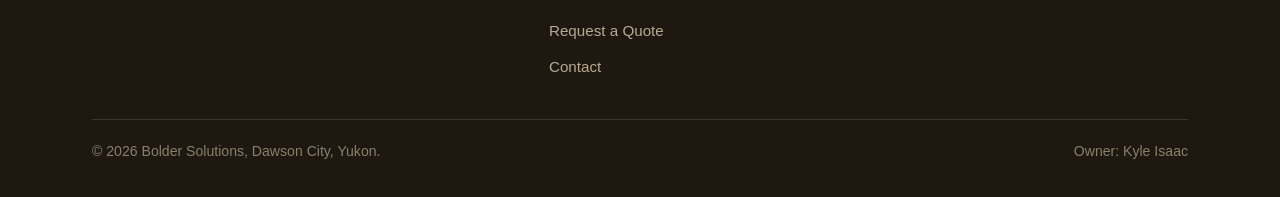
<file: privacy.html>
<!DOCTYPE html>
<html lang="en">
<head>
<meta charset="utf-8">
<meta name="viewport" content="width=device-width, initial-scale=1">
<title>Privacy Policy — Bolder Solutions</title>
<meta name="description" content="Privacy policy for the Bolder Solutions website: what information is collected and why.">
<link rel="stylesheet" href="styles.css">
</head>
<body>
<a class="skip" href="#main">Skip to content</a>
<header class="site"><div class="wrap">
<a class="brand" href="index.html" aria-label="Bolder Solutions home">
<svg class="mark" viewBox="0 0 32 32" aria-hidden="true"><rect x="3" y="20" width="26" height="8" fill="none" stroke="#F5A623" stroke-width="3"/><rect x="8" y="12" width="12" height="8" fill="none" stroke="#F5A623" stroke-width="3"/><path d="M20 12 L28 4 M28 4 h-6 M28 4 l-3 8" stroke="#F5A623" stroke-width="3" fill="none" stroke-linecap="square"/></svg>
Bolder <em>Solutions</em></a>
<button class="nav-toggle" aria-expanded="false" aria-controls="mainnav" aria-label="Open menu">☰</button>
<nav class="main" id="mainnav" aria-label="Main">
<a href="index.html">Home</a><a href="services.html">Services</a><a href="fleet.html">Fleet</a><a href="service-area.html">Service Area</a><a href="about.html">About</a><a href="contact.html">Contact</a>
</nav>
<a class="btn head-cta" href="quote.html">Request a Quote</a>
</div></header>

<main id="main">
<div class="pagehead"><div class="wrap">
<p class="eyebrow">Legal</p>
<h1>Privacy policy.</h1>
<p class="lede">Plain language, no fine print games.</p>
</div></div>
<div class="stripe" aria-hidden="true"></div>

<section class="block"><div class="wrap" style="max-width:44em">
<h2>What we collect</h2>
<p>The quote form on this site asks for your name, phone number, optional email, the service you need, project details and a preferred date. That's it — nothing else is collected through forms.</p>
<h2>Why we collect it</h2>
<p>To prepare your quote and contact you about it. Nothing you enter is used for marketing, sold, or shared with anyone else.</p>
<h2>Cookies and tracking</h2>
<p>This site sets no cookies and runs no analytics or tracking scripts. The quote form works entirely in your browser; the request is only sent when you choose to send it by email.</p>
<h2>Third-party services</h2>
<p>None are loaded by this site — no embedded maps, fonts, videos or trackers. If you click a link that opens your phone app or email client, that app's own policies apply.</p>
<h2>Your rights</h2>
<p>Ask us what information we hold about you, and we'll tell you — and delete it on request. Contact <a href="mailto:kyle@boldersolutions.ca">kyle@boldersolutions.ca</a> or <a href="tel:+18673352477">867-335-2477</a>.</p>
<p style="color:var(--faint);font-size:.9rem">Last updated: November 2026.</p>
</div></section>
</main>

<footer class="site"><div class="wrap">
<div class="foot-grid">
<div>
<h4>Bolder Solutions</h4>
<p style="color:var(--muted);font-size:.95rem">Heavy equipment mechanical services and earthmoving. Dawson City, Yukon Territory.</p>
<p style="color:var(--muted);font-size:.95rem">General Delivery, Dawson City YT Y0B 1G0<br>
<a href="tel:+18673352477">867-335-2477</a><br>
<a href="mailto:kyle@boldersolutions.ca">kyle@boldersolutions.ca</a></p>
</div>
<nav aria-label="Footer"><h4>Site</h4><ul>
<li><a href="index.html">Home</a></li><li><a href="services.html">Services</a></li>
<li><a href="fleet.html">Fleet</a></li><li><a href="service-area.html">Service Area</a></li>
<li><a href="about.html">About</a></li><li><a href="quote.html">Request a Quote</a></li>
<li><a href="contact.html">Contact</a></li></ul></nav>
<nav aria-label="Legal"><h4>Legal</h4><ul>
<li><a href="privacy.html">Privacy Policy</a></li><li><a href="terms.html">Terms of Service</a></li></ul></nav>
</div>
<div class="foot-base"><span>© 2026 Bolder Solutions, Dawson City, Yukon.</span><span>Owner: Kyle Isaac</span></div>
</div></footer>
<script src="main.js" defer></script>
</body>
</html>
</file>
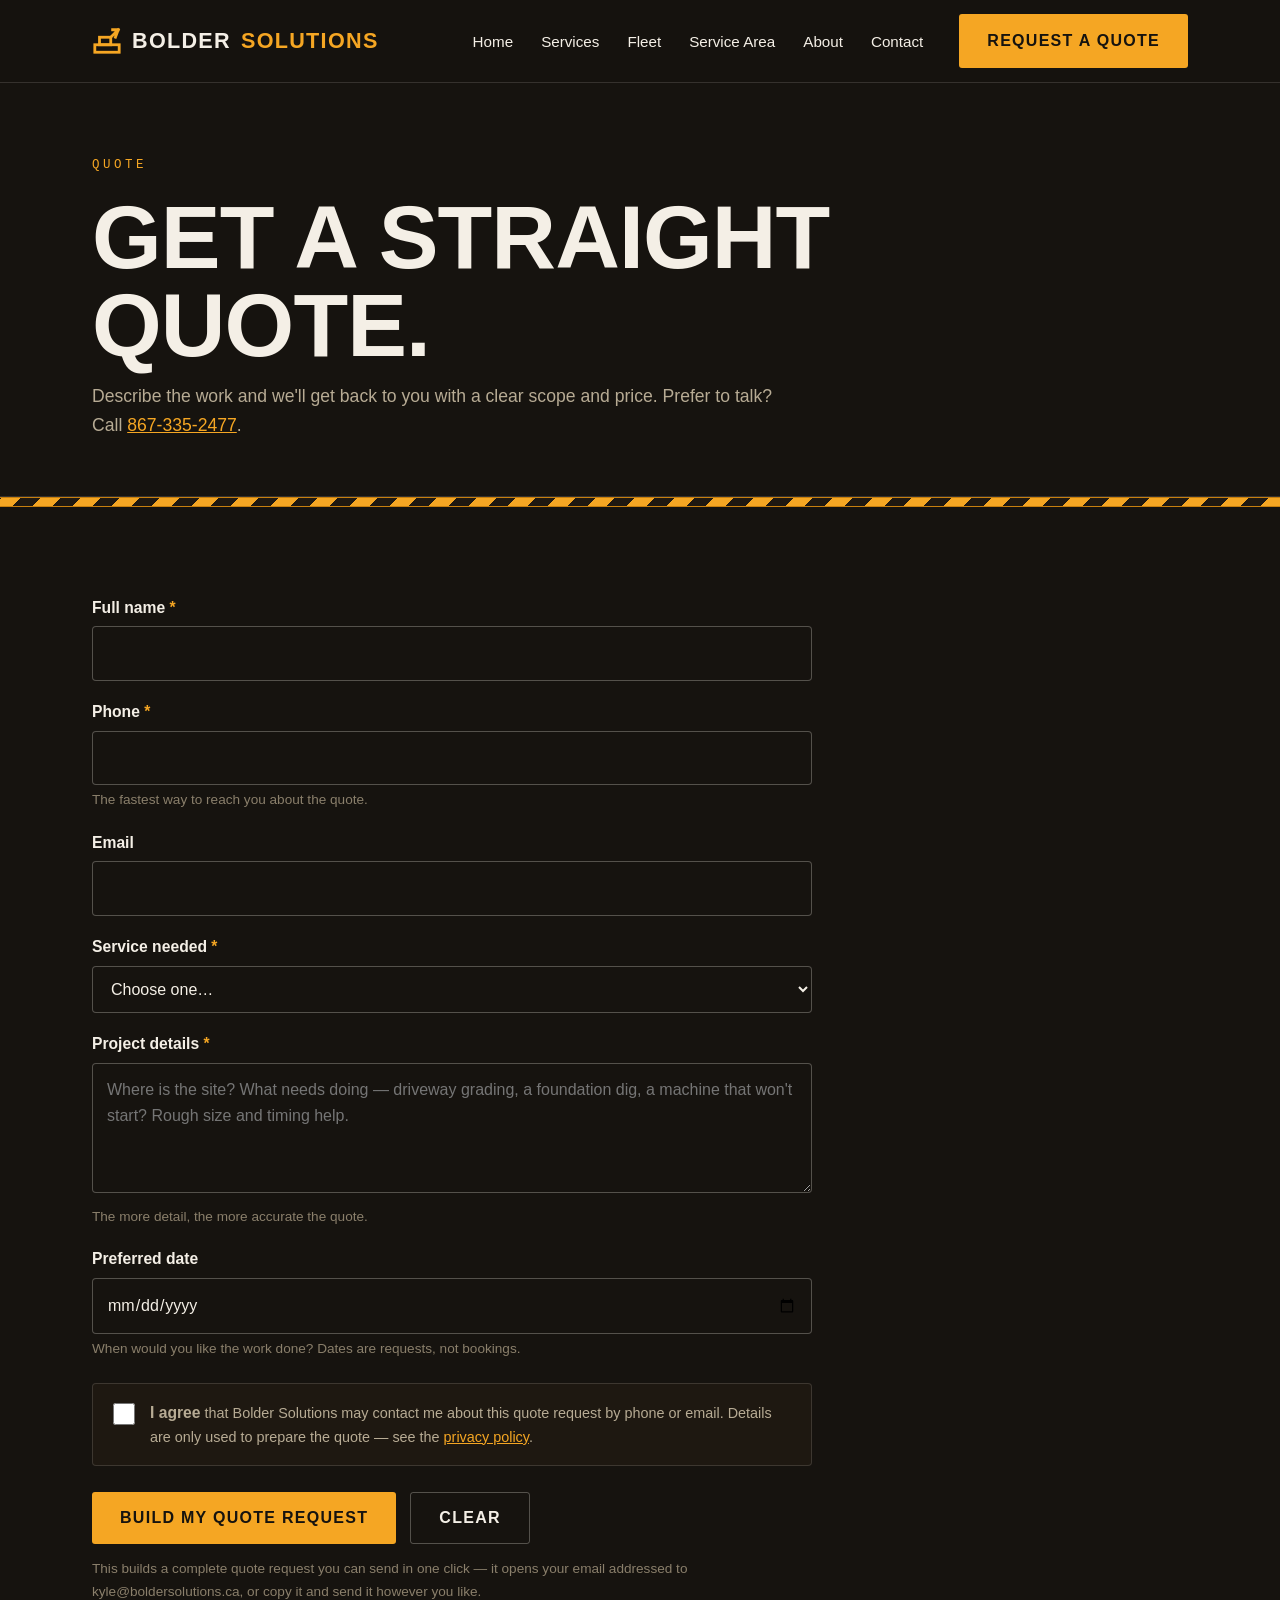
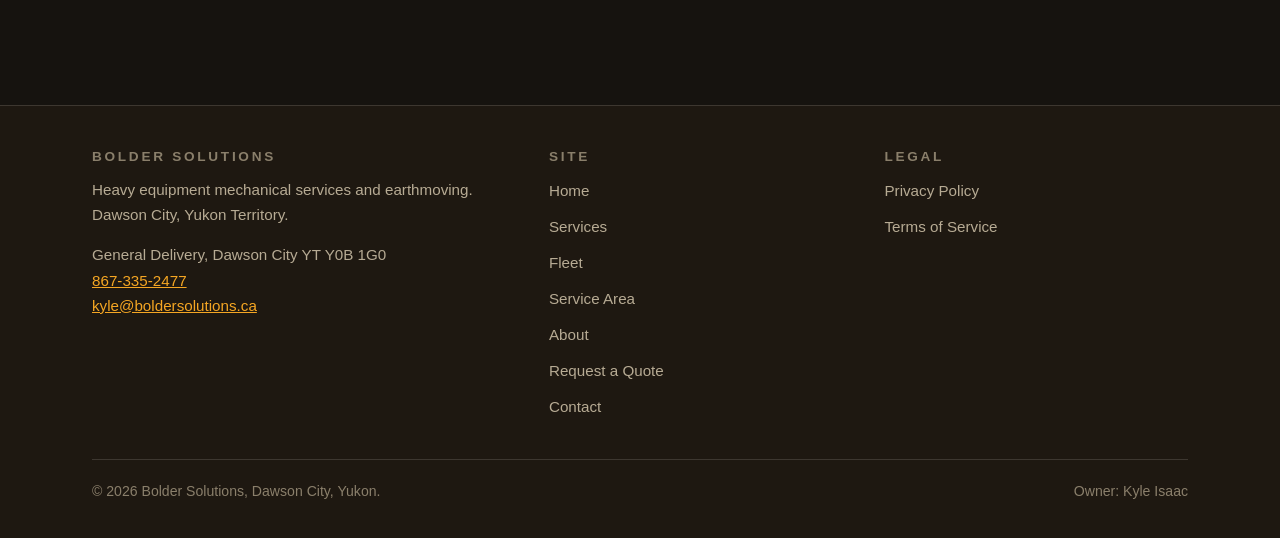
<file: quote.html>
<!DOCTYPE html>
<html lang="en">
<head>
<meta charset="utf-8">
<meta name="viewport" content="width=device-width, initial-scale=1">
<title>Request a Quote — Bolder Solutions, Dawson City, Yukon</title>
<meta name="description" content="Request a quote from Bolder Solutions: earthmoving, heavy equipment mechanical services, hauling in Dawson City, Yukon. Call 867-335-2477 or send the form.">
<link rel="stylesheet" href="styles.css">
</head>
<body>
<a class="skip" href="#main">Skip to content</a>
<header class="site"><div class="wrap">
<a class="brand" href="index.html" aria-label="Bolder Solutions home">
<svg class="mark" viewBox="0 0 32 32" aria-hidden="true"><rect x="3" y="20" width="26" height="8" fill="none" stroke="#F5A623" stroke-width="3"/><rect x="8" y="12" width="12" height="8" fill="none" stroke="#F5A623" stroke-width="3"/><path d="M20 12 L28 4 M28 4 h-6 M28 4 l-3 8" stroke="#F5A623" stroke-width="3" fill="none" stroke-linecap="square"/></svg>
Bolder <em>Solutions</em></a>
<button class="nav-toggle" aria-expanded="false" aria-controls="mainnav" aria-label="Open menu">☰</button>
<nav class="main" id="mainnav" aria-label="Main">
<a href="index.html">Home</a><a href="services.html">Services</a><a href="fleet.html">Fleet</a><a href="service-area.html">Service Area</a><a href="about.html">About</a><a href="contact.html">Contact</a>
</nav>
<a class="btn head-cta" href="quote.html">Request a Quote</a>
</div></header>

<main id="main">
<div class="pagehead"><div class="wrap">
<p class="eyebrow">Quote</p>
<h1>Get a straight<br>quote.</h1>
<p class="lede">Describe the work and we'll get back to you with a clear scope and price. Prefer to talk? Call <a href="tel:+18673352477">867-335-2477</a>.</p>
</div></div>
<div class="stripe" aria-hidden="true"></div>

<section class="block"><div class="wrap">
<form class="quote" id="quoteform" novalidate>
<div class="field" id="f-name">
<label for="q-name">Full name <span class="req" aria-hidden="true">*</span></label>
<input id="q-name" name="name" type="text" autocomplete="name" required aria-describedby="q-name-err">
<p class="field-error" id="q-name-err">Please enter your name.</p>
</div>
<div class="field" id="f-phone">
<label for="q-phone">Phone <span class="req" aria-hidden="true">*</span></label>
<input id="q-phone" name="phone" type="tel" autocomplete="tel" required aria-describedby="q-phone-err">
<p class="hint">The fastest way to reach you about the quote.</p>
<p class="field-error" id="q-phone-err">Please enter a phone number.</p>
</div>
<div class="field" id="f-email">
<label for="q-email">Email</label>
<input id="q-email" name="email" type="email" autocomplete="email" aria-describedby="q-email-err">
<p class="field-error" id="q-email-err">That email address doesn't look right.</p>
</div>
<div class="field" id="f-service">
<label for="q-service">Service needed <span class="req" aria-hidden="true">*</span></label>
<select id="q-service" name="service" required aria-describedby="q-service-err">
<option value="">Choose one…</option>
<option>Heavy equipment mechanical service / repair</option>
<option>Earthmoving &amp; site prep (grading, excavation)</option>
<option>Hauling &amp; mobilization (materials, equipment)</option>
<option>Seasonal maintenance / winterization</option>
<option>Something else</option>
</select>
<p class="field-error" id="q-service-err">Please choose a service.</p>
</div>
<div class="field">
<label for="q-details">Project details <span class="req" aria-hidden="true">*</span></label>
<textarea id="q-details" name="details" required aria-describedby="q-details-hint q-details-err" placeholder="Where is the site? What needs doing — driveway grading, a foundation dig, a machine that won't start? Rough size and timing help."></textarea>
<p class="hint" id="q-details-hint">The more detail, the more accurate the quote.</p>
<p class="field-error" id="q-details-err">Please describe the work.</p>
</div>
<div class="field">
<label for="q-date">Preferred date</label>
<input id="q-date" name="date" type="date">
<p class="hint">When would you like the work done? Dates are requests, not bookings.</p>
</div>
<div class="consent">
<input id="q-consent" name="consent" type="checkbox" required>
<p><label for="q-consent" style="display:inline;font-weight:700">I agree</label> that Bolder Solutions may contact me about this quote request by phone or email. Details are only used to prepare the quote — see the <a href="privacy.html">privacy policy</a>.</p>
</div>
<p class="field-error" id="q-consent-err">Please tick the consent box so we can reply.</p>
<div class="btnrow">
<button class="btn" type="submit">Build my quote request</button>
<button class="btn ghost" type="reset">Clear</button>
</div>
<p class="hint" style="margin-top:14px">This builds a complete quote request you can send in one click — it opens your email addressed to kyle@boldersolutions.ca, or copy it and send it however you like.</p>
</form>
<div id="brief" role="status" aria-live="polite"></div>
<div class="btnrow" id="brief-actions" style="display:none">
<a class="btn" id="brief-mailto" href="#">Send via email</a>
<button class="btn ghost" id="brief-copy" type="button">Copy request</button>
</div>
</div></section>
</main>

<footer class="site"><div class="wrap">
<div class="foot-grid">
<div>
<h4>Bolder Solutions</h4>
<p style="color:var(--muted);font-size:.95rem">Heavy equipment mechanical services and earthmoving. Dawson City, Yukon Territory.</p>
<p style="color:var(--muted);font-size:.95rem">General Delivery, Dawson City YT Y0B 1G0<br>
<a href="tel:+18673352477">867-335-2477</a><br>
<a href="mailto:kyle@boldersolutions.ca">kyle@boldersolutions.ca</a></p>
</div>
<nav aria-label="Footer"><h4>Site</h4><ul>
<li><a href="index.html">Home</a></li><li><a href="services.html">Services</a></li>
<li><a href="fleet.html">Fleet</a></li><li><a href="service-area.html">Service Area</a></li>
<li><a href="about.html">About</a></li><li><a href="quote.html">Request a Quote</a></li>
<li><a href="contact.html">Contact</a></li></ul></nav>
<nav aria-label="Legal"><h4>Legal</h4><ul>
<li><a href="privacy.html">Privacy Policy</a></li><li><a href="terms.html">Terms of Service</a></li></ul></nav>
</div>
<div class="foot-base"><span>© 2026 Bolder Solutions, Dawson City, Yukon.</span><span>Owner: Kyle Isaac</span></div>
</div></footer>
<script src="main.js" defer></script>
</body>
</html>
</file>
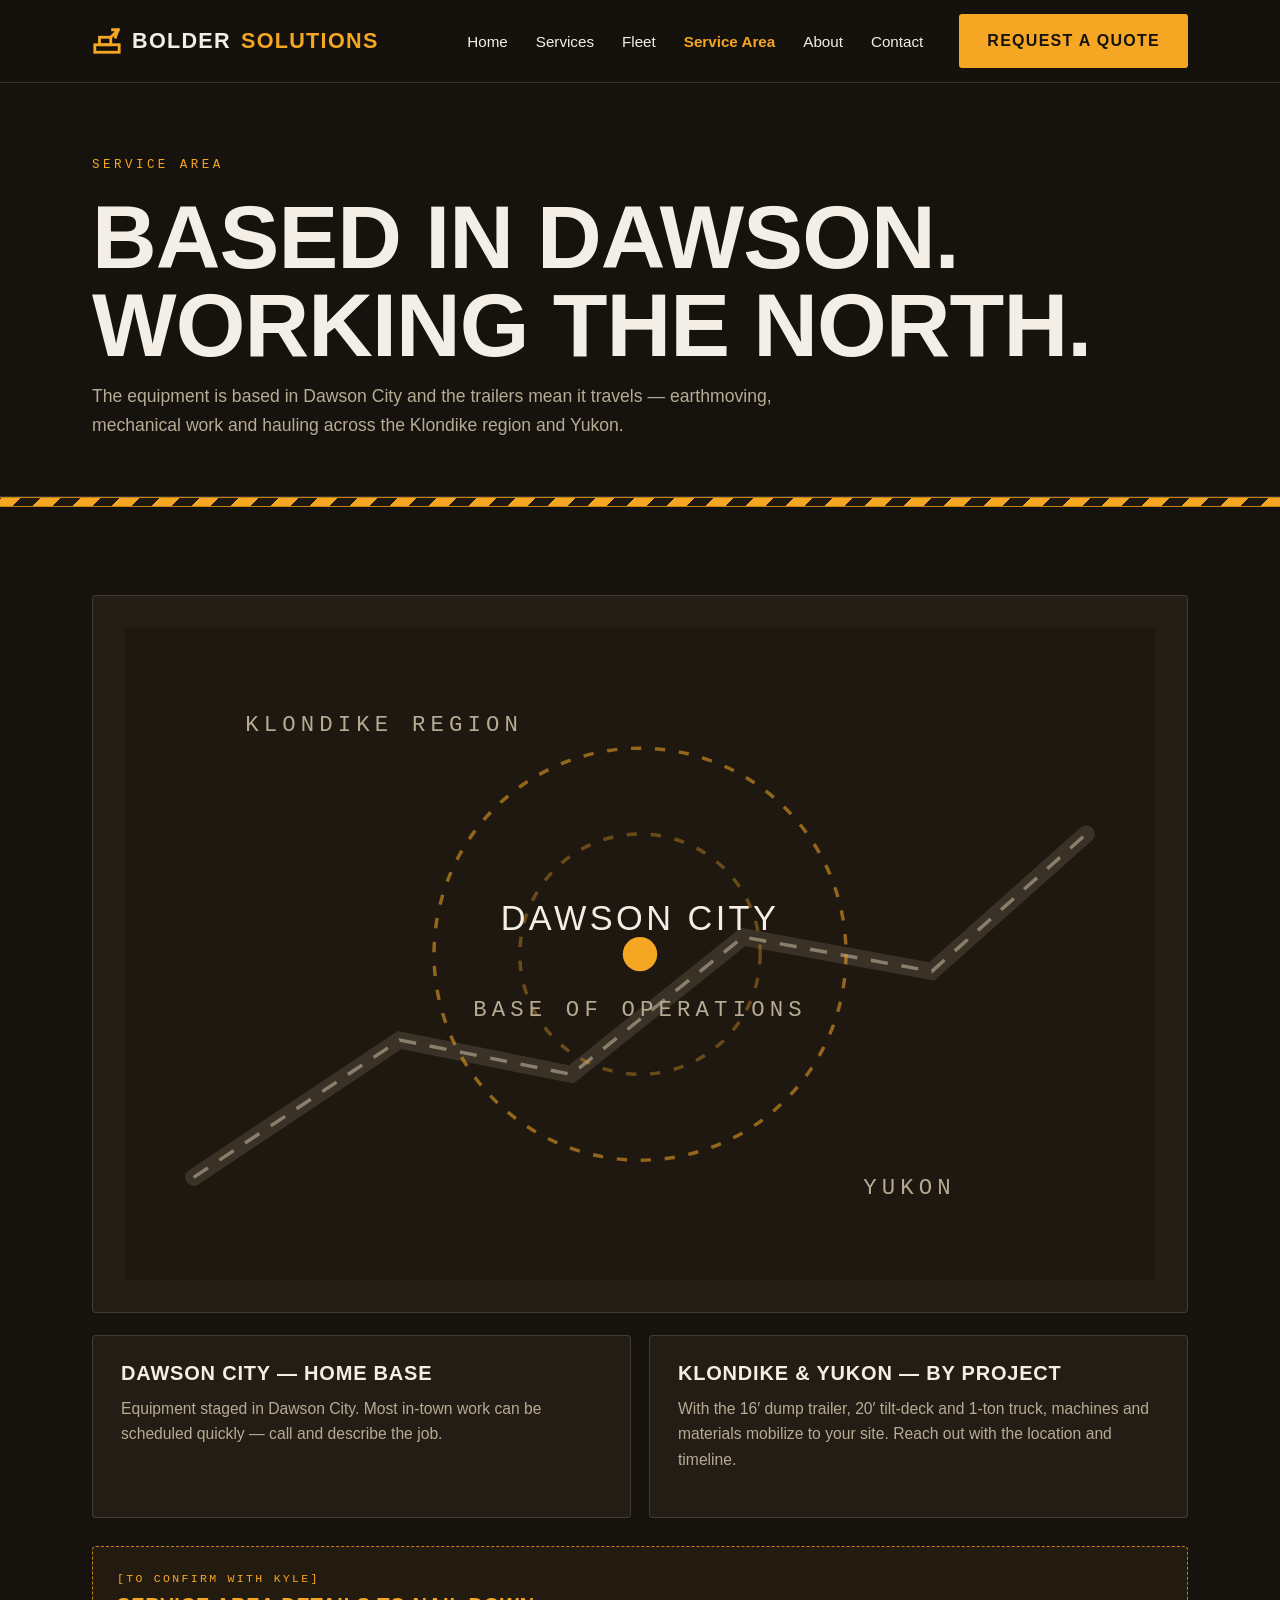
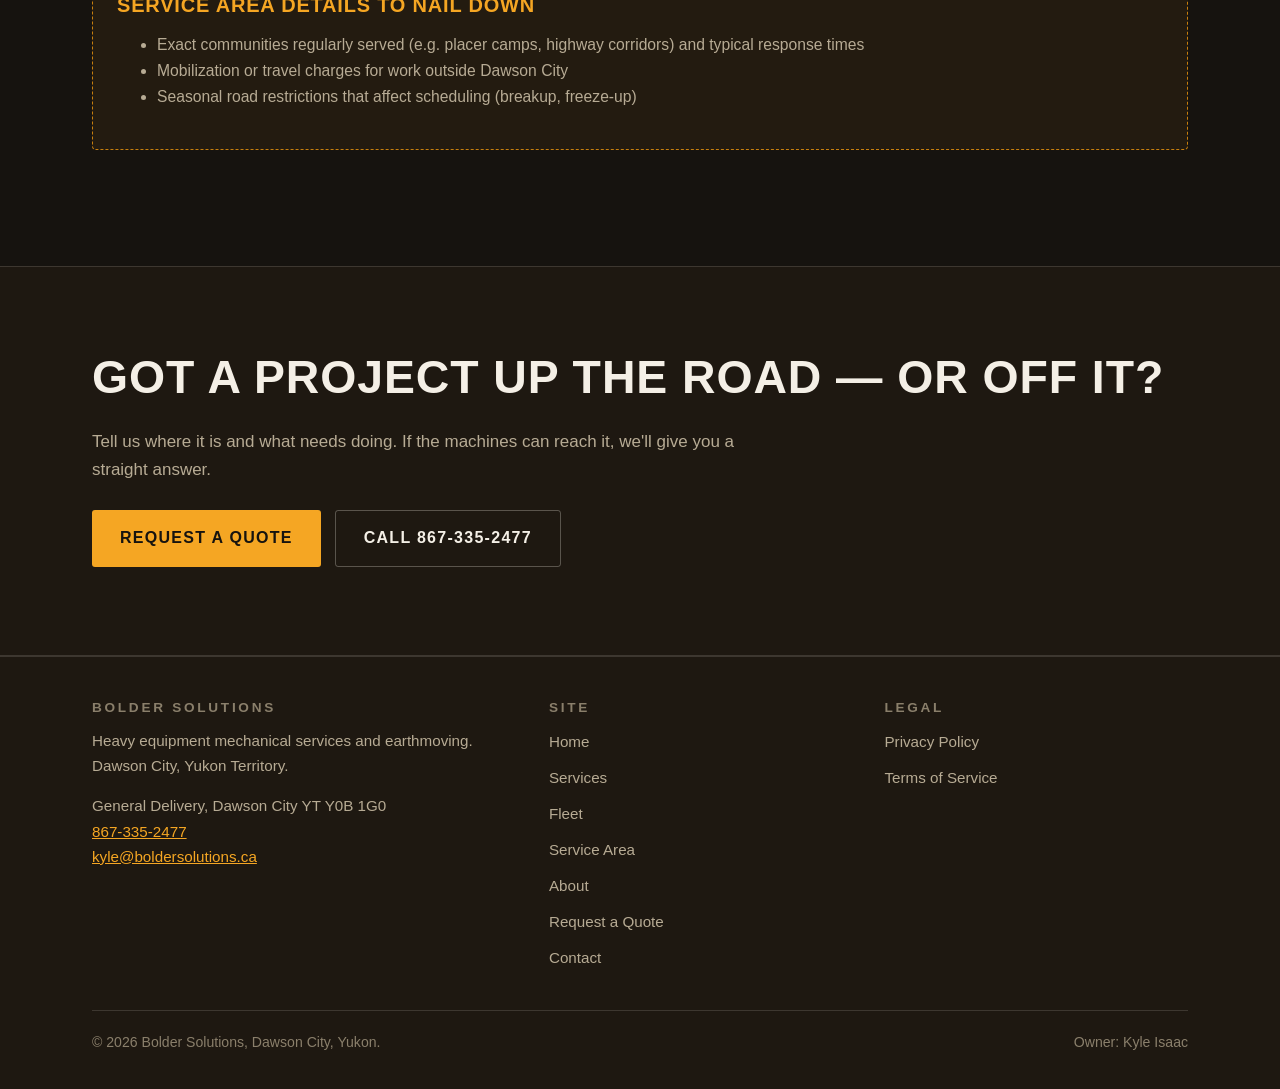
<file: service-area.html>
<!DOCTYPE html>
<html lang="en">
<head>
<meta charset="utf-8">
<meta name="viewport" content="width=device-width, initial-scale=1">
<title>Service Area — Bolder Solutions, Dawson City, Yukon</title>
<meta name="description" content="Bolder Solutions is based in Dawson City, Yukon, serving the Klondike region and Yukon with earthmoving, mechanical services and hauling.">
<link rel="stylesheet" href="styles.css">
</head>
<body>
<a class="skip" href="#main">Skip to content</a>
<header class="site"><div class="wrap">
<a class="brand" href="index.html" aria-label="Bolder Solutions home">
<svg class="mark" viewBox="0 0 32 32" aria-hidden="true"><rect x="3" y="20" width="26" height="8" fill="none" stroke="#F5A623" stroke-width="3"/><rect x="8" y="12" width="12" height="8" fill="none" stroke="#F5A623" stroke-width="3"/><path d="M20 12 L28 4 M28 4 h-6 M28 4 l-3 8" stroke="#F5A623" stroke-width="3" fill="none" stroke-linecap="square"/></svg>
Bolder <em>Solutions</em></a>
<button class="nav-toggle" aria-expanded="false" aria-controls="mainnav" aria-label="Open menu">☰</button>
<nav class="main" id="mainnav" aria-label="Main">
<a href="index.html">Home</a><a href="services.html">Services</a><a href="fleet.html">Fleet</a><a href="service-area.html" aria-current="page">Service Area</a><a href="about.html">About</a><a href="contact.html">Contact</a>
</nav>
<a class="btn head-cta" href="quote.html">Request a Quote</a>
</div></header>

<main id="main">
<div class="pagehead"><div class="wrap">
<p class="eyebrow">Service area</p>
<h1>Based in Dawson.<br>Working the North.</h1>
<p class="lede">The equipment is based in Dawson City and the trailers mean it travels — earthmoving, mechanical work and hauling across the Klondike region and Yukon.</p>
</div></div>
<div class="stripe" aria-hidden="true"></div>

<section class="block"><div class="wrap">
<div class="panel" role="img" aria-label="Stylized service area map: Dawson City base with reach across the Klondike region and Yukon">
<svg viewBox="0 0 600 380" style="width:100%;height:auto" aria-hidden="true">
<rect x="0" y="0" width="600" height="380" fill="#1E1811"/>
<path d="M40 320 L160 240 L260 260 L360 180 L470 200 L560 120" stroke="#3a3226" stroke-width="10" fill="none" stroke-linecap="round"/>
<path d="M40 320 L160 240 L260 260 L360 180 L470 200 L560 120" stroke="#8A7F6B" stroke-width="2" stroke-dasharray="10 8" fill="none"/>
<circle cx="300" cy="190" r="120" fill="none" stroke="#F5A623" stroke-width="2" stroke-dasharray="6 8" opacity=".55"/>
<circle cx="300" cy="190" r="70" fill="none" stroke="#F5A623" stroke-width="2" stroke-dasharray="6 8" opacity=".35"/>
<circle cx="300" cy="190" r="10" fill="#F5A623"/>
<text x="300" y="176" text-anchor="middle" fill="#F4EFE6" font-family="Arial Narrow, sans-serif" font-size="20" letter-spacing="2">DAWSON CITY</text>
<text x="300" y="226" text-anchor="middle" fill="#B7AB94" font-family="monospace" font-size="13" letter-spacing="3">BASE OF OPERATIONS</text>
<text x="70" y="60" fill="#B7AB94" font-family="monospace" font-size="13" letter-spacing="3">KLONDIKE REGION</text>
<text x="430" y="330" fill="#B7AB94" font-family="monospace" font-size="13" letter-spacing="3">YUKON</text>
</svg>
</div>

<div class="grid two">
<div class="card"><h3>Dawson City — home base</h3><p>Equipment staged in Dawson City. Most in-town work can be scheduled quickly — call and describe the job.</p></div>
<div class="card"><h3>Klondike &amp; Yukon — by project</h3><p>With the 16′ dump trailer, 20′ tilt-deck and 1-ton truck, machines and materials mobilize to your site. Reach out with the location and timeline.</p></div>
</div>

<div class="toconfirm">
<span class="flag">[To confirm with Kyle]</span>
<h3>Service area details to nail down</h3>
<ul>
<li>Exact communities regularly served (e.g. placer camps, highway corridors) and typical response times</li>
<li>Mobilization or travel charges for work outside Dawson City</li>
<li>Seasonal road restrictions that affect scheduling (breakup, freeze-up)</li>
</ul>
</div>
</div></section>

<section class="band block"><div class="wrap">
<h2>Got a project up the road — or off it?</h2>
<p style="color:var(--muted);max-width:38em">Tell us where it is and what needs doing. If the machines can reach it, we'll give you a straight answer.</p>
<div class="btnrow"><a class="btn" href="quote.html">Request a Quote</a><a class="btn ghost" href="tel:+18673352477">Call 867-335-2477</a></div>
</div></section>
</main>

<footer class="site"><div class="wrap">
<div class="foot-grid">
<div>
<h4>Bolder Solutions</h4>
<p style="color:var(--muted);font-size:.95rem">Heavy equipment mechanical services and earthmoving. Dawson City, Yukon Territory.</p>
<p style="color:var(--muted);font-size:.95rem">General Delivery, Dawson City YT Y0B 1G0<br>
<a href="tel:+18673352477">867-335-2477</a><br>
<a href="mailto:kyle@boldersolutions.ca">kyle@boldersolutions.ca</a></p>
</div>
<nav aria-label="Footer"><h4>Site</h4><ul>
<li><a href="index.html">Home</a></li><li><a href="services.html">Services</a></li>
<li><a href="fleet.html">Fleet</a></li><li><a href="service-area.html">Service Area</a></li>
<li><a href="about.html">About</a></li><li><a href="quote.html">Request a Quote</a></li>
<li><a href="contact.html">Contact</a></li></ul></nav>
<nav aria-label="Legal"><h4>Legal</h4><ul>
<li><a href="privacy.html">Privacy Policy</a></li><li><a href="terms.html">Terms of Service</a></li></ul></nav>
</div>
<div class="foot-base"><span>© 2026 Bolder Solutions, Dawson City, Yukon.</span><span>Owner: Kyle Isaac</span></div>
</div></footer>
<script src="main.js" defer></script>
</body>
</html>
</file>
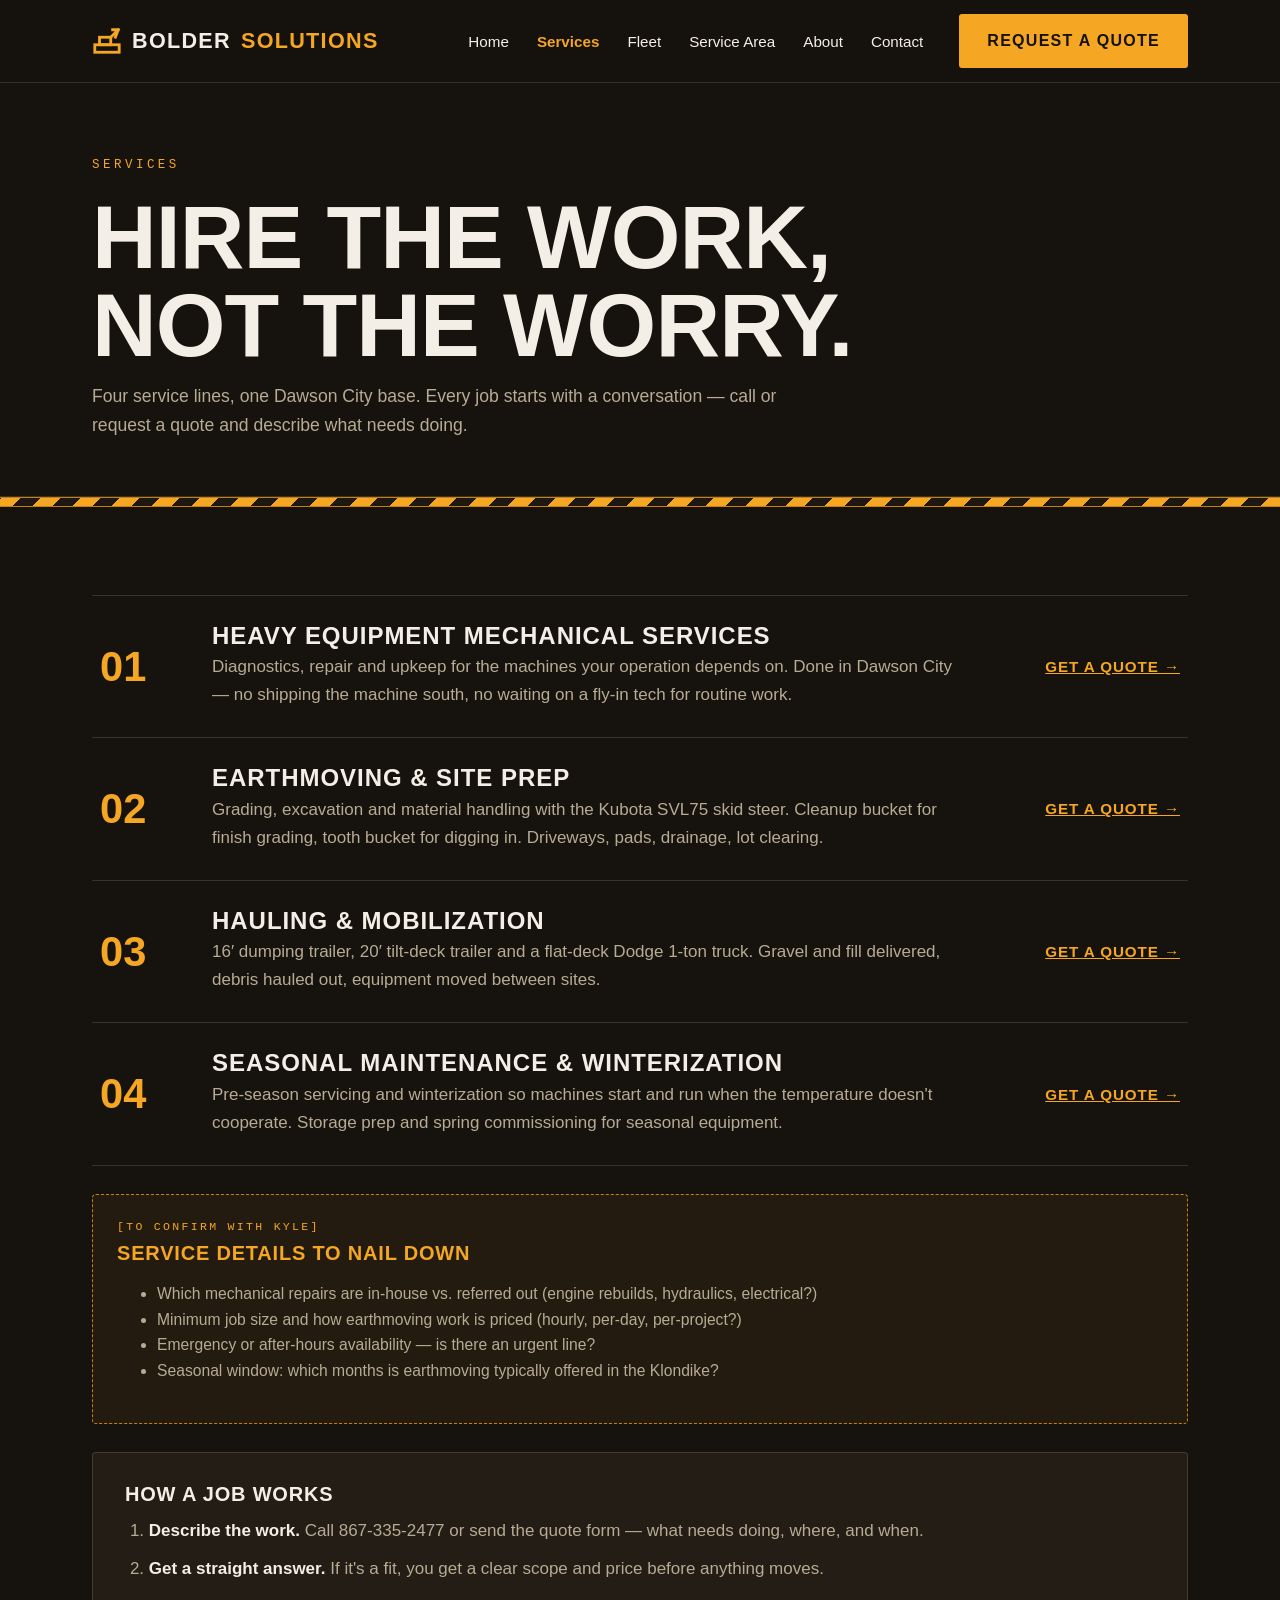
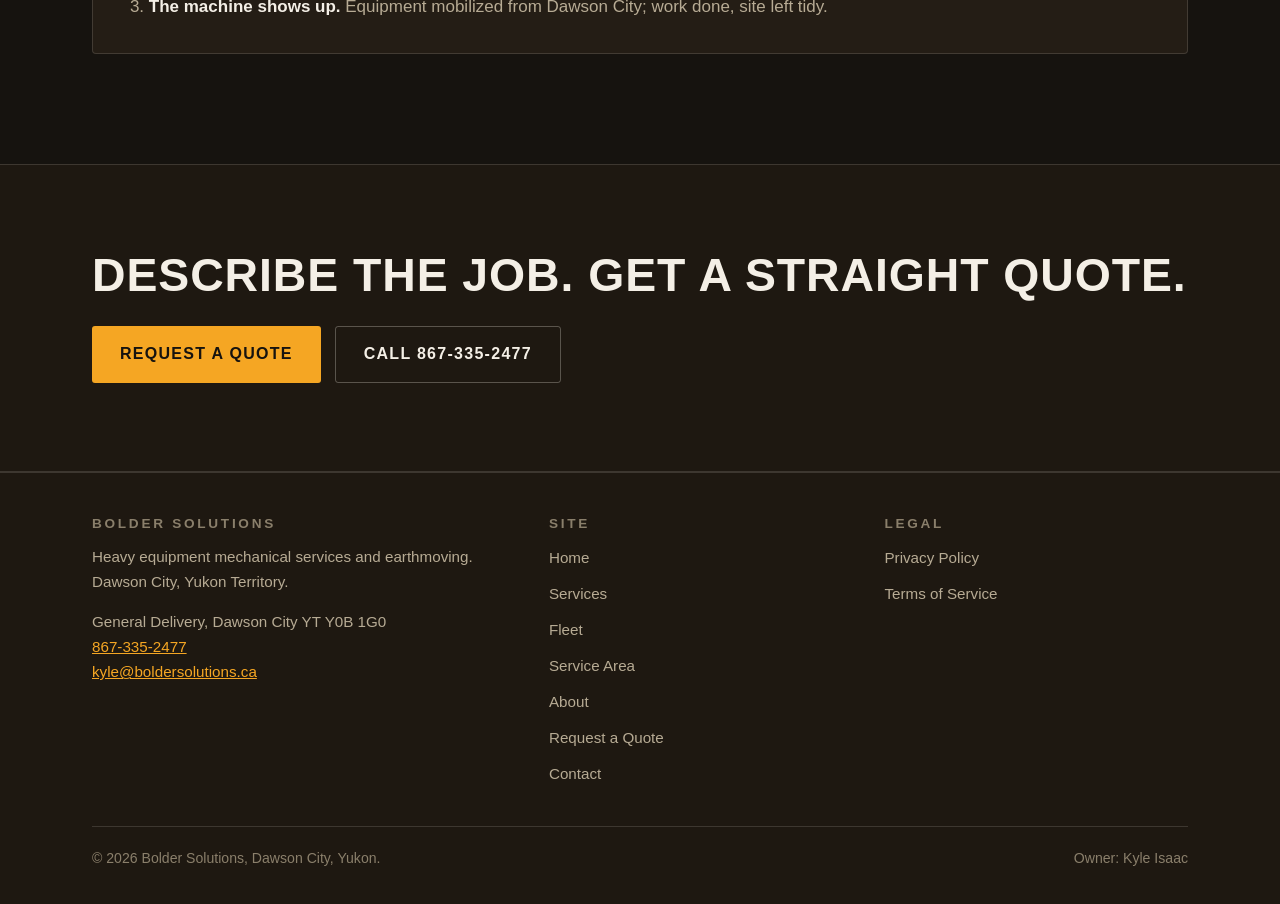
<file: services.html>
<!DOCTYPE html>
<html lang="en">
<head>
<meta charset="utf-8">
<meta name="viewport" content="width=device-width, initial-scale=1">
<title>Services — Bolder Solutions, Dawson City, Yukon</title>
<meta name="description" content="Bolder Solutions services: heavy equipment mechanical services, earthmoving and site prep, hauling and mobilization, seasonal maintenance in Dawson City, Yukon.">
<link rel="stylesheet" href="styles.css">
</head>
<body>
<a class="skip" href="#main">Skip to content</a>
<header class="site"><div class="wrap">
<a class="brand" href="index.html" aria-label="Bolder Solutions home">
<svg class="mark" viewBox="0 0 32 32" aria-hidden="true"><rect x="3" y="20" width="26" height="8" fill="none" stroke="#F5A623" stroke-width="3"/><rect x="8" y="12" width="12" height="8" fill="none" stroke="#F5A623" stroke-width="3"/><path d="M20 12 L28 4 M28 4 h-6 M28 4 l-3 8" stroke="#F5A623" stroke-width="3" fill="none" stroke-linecap="square"/></svg>
Bolder <em>Solutions</em></a>
<button class="nav-toggle" aria-expanded="false" aria-controls="mainnav" aria-label="Open menu">☰</button>
<nav class="main" id="mainnav" aria-label="Main">
<a href="index.html">Home</a><a href="services.html" aria-current="page">Services</a><a href="fleet.html">Fleet</a><a href="service-area.html">Service Area</a><a href="about.html">About</a><a href="contact.html">Contact</a>
</nav>
<a class="btn head-cta" href="quote.html">Request a Quote</a>
</div></header>

<main id="main">
<div class="pagehead"><div class="wrap">
<p class="eyebrow">Services</p>
<h1>Hire the work,<br>not the worry.</h1>
<p class="lede">Four service lines, one Dawson City base. Every job starts with a conversation — call or request a quote and describe what needs doing.</p>
</div></div>
<div class="stripe" aria-hidden="true"></div>

<section class="block"><div class="wrap">
<ol class="svc">
<li>
<span class="num" aria-hidden="true">01</span>
<div><h3>Heavy Equipment Mechanical Services</h3>
<p>Diagnostics, repair and upkeep for the machines your operation depends on. Done in Dawson City — no shipping the machine south, no waiting on a fly-in tech for routine work.</p></div>
<a class="go" href="quote.html">Get a quote →</a>
</li>
<li>
<span class="num" aria-hidden="true">02</span>
<div><h3>Earthmoving &amp; Site Prep</h3>
<p>Grading, excavation and material handling with the Kubota SVL75 skid steer. Cleanup bucket for finish grading, tooth bucket for digging in. Driveways, pads, drainage, lot clearing.</p></div>
<a class="go" href="quote.html">Get a quote →</a>
</li>
<li>
<span class="num" aria-hidden="true">03</span>
<div><h3>Hauling &amp; Mobilization</h3>
<p>16′ dumping trailer, 20′ tilt-deck trailer and a flat-deck Dodge 1-ton truck. Gravel and fill delivered, debris hauled out, equipment moved between sites.</p></div>
<a class="go" href="quote.html">Get a quote →</a>
</li>
<li>
<span class="num" aria-hidden="true">04</span>
<div><h3>Seasonal Maintenance &amp; Winterization</h3>
<p>Pre-season servicing and winterization so machines start and run when the temperature doesn't cooperate. Storage prep and spring commissioning for seasonal equipment.</p></div>
<a class="go" href="quote.html">Get a quote →</a>
</li>
</ol>

<div class="toconfirm">
<span class="flag">[To confirm with Kyle]</span>
<h3>Service details to nail down</h3>
<ul>
<li>Which mechanical repairs are in-house vs. referred out (engine rebuilds, hydraulics, electrical?)</li>
<li>Minimum job size and how earthmoving work is priced (hourly, per-day, per-project?)</li>
<li>Emergency or after-hours availability — is there an urgent line?</li>
<li>Seasonal window: which months is earthmoving typically offered in the Klondike?</li>
</ul>
</div>

<div class="panel">
<h3>How a job works</h3>
<ol style="color:var(--muted);margin:0;padding-left:1.4em">
<li style="margin-bottom:10px"><strong style="color:var(--ink)">Describe the work.</strong> Call 867-335-2477 or send the quote form — what needs doing, where, and when.</li>
<li style="margin-bottom:10px"><strong style="color:var(--ink)">Get a straight answer.</strong> If it's a fit, you get a clear scope and price before anything moves.</li>
<li><strong style="color:var(--ink)">The machine shows up.</strong> Equipment mobilized from Dawson City; work done, site left tidy.</li>
</ol>
</div>
</div></section>

<section class="band block"><div class="wrap">
<h2>Describe the job. Get a straight quote.</h2>
<div class="btnrow"><a class="btn" href="quote.html">Request a Quote</a><a class="btn ghost" href="tel:+18673352477">Call 867-335-2477</a></div>
</div></section>
</main>

<footer class="site"><div class="wrap">
<div class="foot-grid">
<div>
<h4>Bolder Solutions</h4>
<p style="color:var(--muted);font-size:.95rem">Heavy equipment mechanical services and earthmoving. Dawson City, Yukon Territory.</p>
<p style="color:var(--muted);font-size:.95rem">General Delivery, Dawson City YT Y0B 1G0<br>
<a href="tel:+18673352477">867-335-2477</a><br>
<a href="mailto:kyle@boldersolutions.ca">kyle@boldersolutions.ca</a></p>
</div>
<nav aria-label="Footer"><h4>Site</h4><ul>
<li><a href="index.html">Home</a></li><li><a href="services.html">Services</a></li>
<li><a href="fleet.html">Fleet</a></li><li><a href="service-area.html">Service Area</a></li>
<li><a href="about.html">About</a></li><li><a href="quote.html">Request a Quote</a></li>
<li><a href="contact.html">Contact</a></li></ul></nav>
<nav aria-label="Legal"><h4>Legal</h4><ul>
<li><a href="privacy.html">Privacy Policy</a></li><li><a href="terms.html">Terms of Service</a></li></ul></nav>
</div>
<div class="foot-base"><span>© 2026 Bolder Solutions, Dawson City, Yukon.</span><span>Owner: Kyle Isaac</span></div>
</div></footer>
<script src="main.js" defer></script>
</body>
</html>
</file>
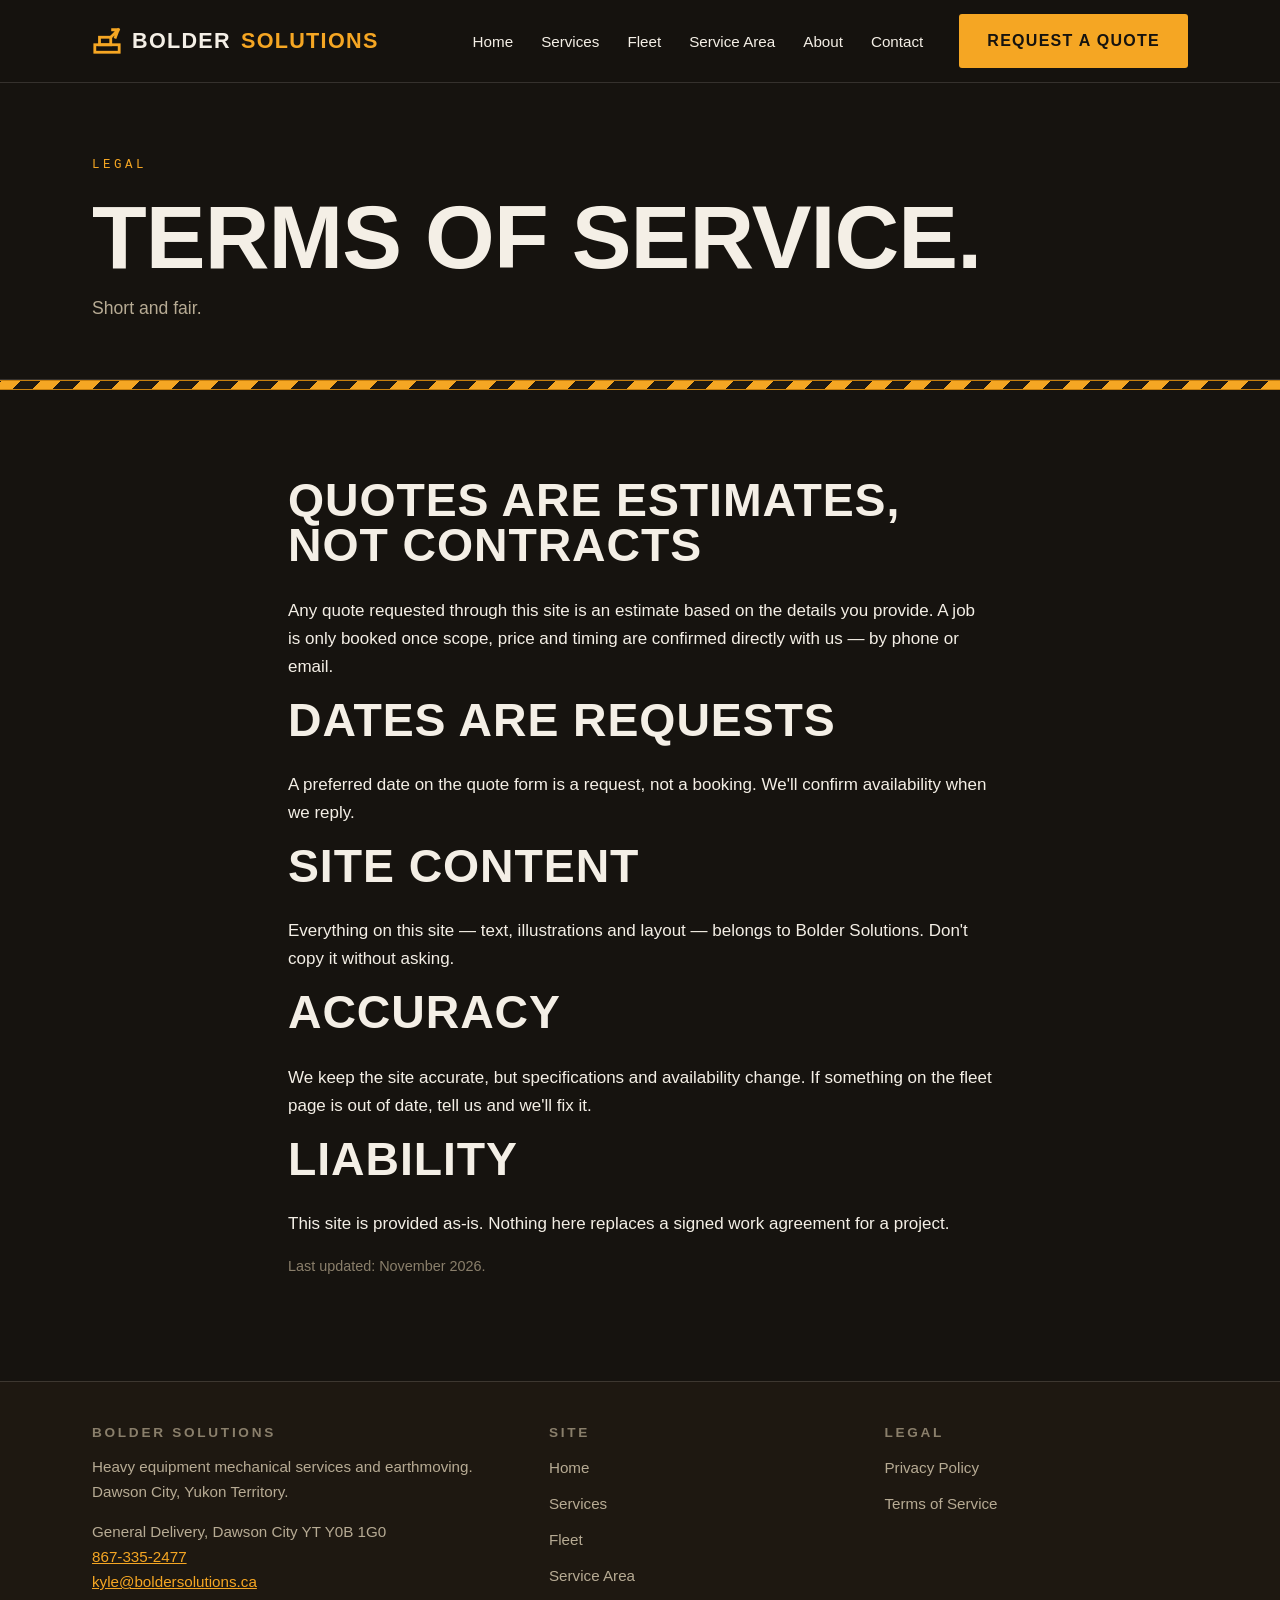
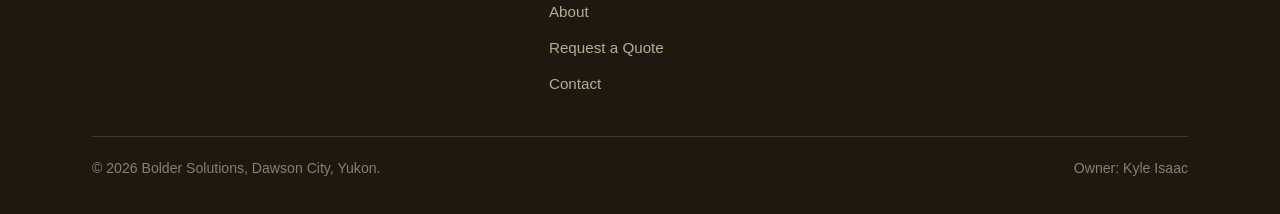
<file: terms.html>
<!DOCTYPE html>
<html lang="en">
<head>
<meta charset="utf-8">
<meta name="viewport" content="width=device-width, initial-scale=1">
<title>Terms of Service — Bolder Solutions</title>
<meta name="description" content="Terms of service for the Bolder Solutions website.">
<link rel="stylesheet" href="styles.css">
</head>
<body>
<a class="skip" href="#main">Skip to content</a>
<header class="site"><div class="wrap">
<a class="brand" href="index.html" aria-label="Bolder Solutions home">
<svg class="mark" viewBox="0 0 32 32" aria-hidden="true"><rect x="3" y="20" width="26" height="8" fill="none" stroke="#F5A623" stroke-width="3"/><rect x="8" y="12" width="12" height="8" fill="none" stroke="#F5A623" stroke-width="3"/><path d="M20 12 L28 4 M28 4 h-6 M28 4 l-3 8" stroke="#F5A623" stroke-width="3" fill="none" stroke-linecap="square"/></svg>
Bolder <em>Solutions</em></a>
<button class="nav-toggle" aria-expanded="false" aria-controls="mainnav" aria-label="Open menu">☰</button>
<nav class="main" id="mainnav" aria-label="Main">
<a href="index.html">Home</a><a href="services.html">Services</a><a href="fleet.html">Fleet</a><a href="service-area.html">Service Area</a><a href="about.html">About</a><a href="contact.html">Contact</a>
</nav>
<a class="btn head-cta" href="quote.html">Request a Quote</a>
</div></header>

<main id="main">
<div class="pagehead"><div class="wrap">
<p class="eyebrow">Legal</p>
<h1>Terms of service.</h1>
<p class="lede">Short and fair.</p>
</div></div>
<div class="stripe" aria-hidden="true"></div>

<section class="block"><div class="wrap" style="max-width:44em">
<h2>Quotes are estimates, not contracts</h2>
<p>Any quote requested through this site is an estimate based on the details you provide. A job is only booked once scope, price and timing are confirmed directly with us — by phone or email.</p>
<h2>Dates are requests</h2>
<p>A preferred date on the quote form is a request, not a booking. We'll confirm availability when we reply.</p>
<h2>Site content</h2>
<p>Everything on this site — text, illustrations and layout — belongs to Bolder Solutions. Don't copy it without asking.</p>
<h2>Accuracy</h2>
<p>We keep the site accurate, but specifications and availability change. If something on the fleet page is out of date, tell us and we'll fix it.</p>
<h2>Liability</h2>
<p>This site is provided as-is. Nothing here replaces a signed work agreement for a project.</p>
<p style="color:var(--faint);font-size:.9rem">Last updated: November 2026.</p>
</div></section>
</main>

<footer class="site"><div class="wrap">
<div class="foot-grid">
<div>
<h4>Bolder Solutions</h4>
<p style="color:var(--muted);font-size:.95rem">Heavy equipment mechanical services and earthmoving. Dawson City, Yukon Territory.</p>
<p style="color:var(--muted);font-size:.95rem">General Delivery, Dawson City YT Y0B 1G0<br>
<a href="tel:+18673352477">867-335-2477</a><br>
<a href="mailto:kyle@boldersolutions.ca">kyle@boldersolutions.ca</a></p>
</div>
<nav aria-label="Footer"><h4>Site</h4><ul>
<li><a href="index.html">Home</a></li><li><a href="services.html">Services</a></li>
<li><a href="fleet.html">Fleet</a></li><li><a href="service-area.html">Service Area</a></li>
<li><a href="about.html">About</a></li><li><a href="quote.html">Request a Quote</a></li>
<li><a href="contact.html">Contact</a></li></ul></nav>
<nav aria-label="Legal"><h4>Legal</h4><ul>
<li><a href="privacy.html">Privacy Policy</a></li><li><a href="terms.html">Terms of Service</a></li></ul></nav>
</div>
<div class="foot-base"><span>© 2026 Bolder Solutions, Dawson City, Yukon.</span><span>Owner: Kyle Isaac</span></div>
</div></footer>
<script src="main.js" defer></script>
</body>
</html>
</file>
<file: styles.css>
/* Bolder Solutions — proposal site. Offline-safe: system fonts + inline SVG only. */
:root{
  --bg:#16130F; --bg2:#1E1811; --surface:#241D15;
  --ink:#F4EFE6; --muted:#B7AB94; --faint:#8A7F6B;
  --amber:#F5A623; --amber-deep:#C77F0E; --on-amber:#16130F;
  --line:rgba(244,239,230,.14); --line-strong:rgba(244,239,230,.28);
  --display:"Arial Narrow","Bahnschrift","Franklin Gothic Medium",Futura,"Helvetica Neue",Arial,sans-serif;
  --body:-apple-system,BlinkMacSystemFont,"Segoe UI",Roboto,"Helvetica Neue",Arial,sans-serif;
  --mono:ui-monospace,SFMono-Regular,Menlo,Consolas,monospace;
}
*{box-sizing:border-box}
html{scroll-behavior:smooth}
body{background:var(--bg);color:var(--ink);margin:0;font-family:var(--body);
  font-size:17px;line-height:1.65;-webkit-font-smoothing:antialiased}
::selection{background:var(--amber);color:var(--on-amber)}
a{color:var(--amber)}
img,svg{display:block;max-width:100%}
h1,h2,h3,h4{font-family:var(--display);text-transform:uppercase;letter-spacing:.02em;
  line-height:.98;margin:0 0 .6em;font-weight:700}
h1{font-size:clamp(2.6rem,7.2vw,5.6rem);letter-spacing:-.01em}
h2{font-size:clamp(1.8rem,4vw,2.9rem)}
h3{font-size:1.25rem;letter-spacing:.04em}
p{margin:0 0 1em}
.wrap{max-width:1140px;margin:0 auto;padding:0 22px}
section.block{padding:88px 0}
@media(max-width:760px){section.block{padding:60px 0}body{font-size:16px}}
.skip{position:absolute;left:-999px;top:0;background:var(--amber);color:var(--on-amber);
  padding:10px 16px;z-index:100;font-weight:700}
.skip:focus{left:8px;top:8px}

/* ---- header ---- */
header.site{position:sticky;top:0;z-index:50;background:rgba(22,19,15,.97);
  border-bottom:1px solid var(--line)}
header.site .wrap{display:flex;align-items:center;gap:20px;padding-top:14px;padding-bottom:14px}
.brand{font-family:var(--display);text-transform:uppercase;font-weight:800;
  font-size:1.35rem;letter-spacing:.06em;color:var(--ink);text-decoration:none;
  display:flex;align-items:center;gap:10px;line-height:1}
.brand .mark{width:30px;height:30px;flex:none}
.brand em{font-style:normal;color:var(--amber)}
nav.main{display:flex;gap:4px;margin-left:auto}
nav.main a{color:var(--ink);text-decoration:none;font-size:.95rem;padding:10px 12px;
  border-radius:6px;min-height:44px;display:inline-flex;align-items:center}
nav.main a:hover{background:rgba(244,239,230,.08)}
nav.main a[aria-current="page"]{color:var(--amber);font-weight:700}
.btn{display:inline-flex;align-items:center;justify-content:center;gap:8px;
  background:var(--amber);color:var(--on-amber);text-decoration:none;font-weight:800;
  font-family:var(--display);text-transform:uppercase;letter-spacing:.08em;
  font-size:1rem;padding:14px 28px;min-height:52px;border:0;border-radius:3px;cursor:pointer;
  transition:transform .18s cubic-bezier(.16,1,.3,1),background .18s}
.btn:hover{background:#ffbe4a;transform:translateY(-1px)}
.btn:active{transform:scale(.97)}
.btn.ghost{background:transparent;color:var(--ink);border:1px solid var(--line-strong)}
.btn.ghost:hover{border-color:var(--amber);color:var(--amber);background:transparent}
.btnrow{display:flex;gap:14px;flex-wrap:wrap;margin-top:26px}
.head-cta{margin-left:4px;white-space:nowrap}
.nav-toggle{display:none;background:none;border:1px solid var(--line-strong);border-radius:6px;
  color:var(--ink);font-size:1.4rem;line-height:1;padding:8px 12px;cursor:pointer;min-width:48px;min-height:48px}
@media(max-width:900px){
  .nav-toggle{display:block;margin-left:auto}
  .head-cta{display:none}
  nav.main{display:none;position:absolute;top:100%;left:0;right:0;background:var(--bg2);
    flex-direction:column;padding:12px 22px 20px;border-bottom:1px solid var(--line);margin-left:0}
  header.site .wrap{flex-wrap:wrap}
  nav.main.open{display:flex}
  nav.main a{min-height:48px;font-size:1.05rem;border-top:1px solid var(--line)}
}

/* ---- hero ---- */
.hero{position:relative;overflow:hidden;border-bottom:1px solid var(--line);
  padding:96px 0 88px}
.hero .ghost{position:absolute;top:50%;left:50%;transform:translate(-50%,-50%);
  font-family:var(--display);font-weight:800;text-transform:uppercase;white-space:nowrap;
  font-size:clamp(6rem,22vw,20rem);letter-spacing:.02em;color:transparent;
  -webkit-text-stroke:1px rgba(244,239,230,.09);pointer-events:none;user-select:none}
.hero-inner{position:relative;display:grid;grid-template-columns:1.1fr .9fr;gap:48px;align-items:center}
.eyebrow{font-family:var(--mono);font-size:.78rem;text-transform:uppercase;letter-spacing:.28em;
  color:var(--amber);margin:0 0 18px}
.hero .lede{font-size:clamp(1.05rem,2vw,1.3rem);color:var(--muted);max-width:34em;margin:18px 0 0}
.hero-art svg{width:100%;height:auto}
.hero-meta{display:flex;gap:28px;flex-wrap:wrap;margin-top:28px;padding-top:22px;
  border-top:1px solid var(--line)}
.hero-meta div{font-size:.9rem;color:var(--muted)}
.hero-meta strong{display:block;color:var(--ink);font-size:1.05rem;font-family:var(--display);
  text-transform:uppercase;letter-spacing:.05em}
@media(max-width:900px){
  .hero{padding:64px 0 56px}
  .hero-inner{grid-template-columns:1fr;gap:32px}
  .hero-art{max-width:520px}
}

/* ---- hazard stripe divider: the site's signature motif ---- */
.stripe{height:10px;background:repeating-linear-gradient(-45deg,var(--amber) 0 14px,var(--bg2) 14px 28px);
  border-top:1px solid var(--amber-deep);border-bottom:1px solid var(--amber-deep)}
.stripe.thin{height:5px}

/* ---- strips / bands ---- */
.band{background:var(--bg2);border-top:1px solid var(--line);border-bottom:1px solid var(--line)}
.kicker-row{display:flex;align-items:baseline;justify-content:space-between;gap:20px;flex-wrap:wrap;margin-bottom:30px}
.kicker-row h2{margin:0}
.more{font-size:.95rem;font-weight:700;text-transform:uppercase;letter-spacing:.06em;
  font-family:var(--display);white-space:nowrap}

/* ---- service list (numbered editorial) ---- */
.svc{list-style:none;margin:0;padding:0;border-top:1px solid var(--line)}
.svc li{display:grid;grid-template-columns:88px 1fr auto;gap:24px;align-items:center;
  padding:28px 8px;border-bottom:1px solid var(--line)}
.svc .num{font-family:var(--display);font-size:2.6rem;font-weight:800;color:var(--amber);line-height:1}
.svc h3{margin:0 0 6px;font-size:1.5rem}
.svc p{margin:0;color:var(--muted);max-width:44em}
.svc .go{font-family:var(--display);text-transform:uppercase;letter-spacing:.06em;font-weight:700;
  font-size:.95rem;white-space:nowrap}
@media(max-width:700px){.svc li{grid-template-columns:56px 1fr}.svc .num{font-size:1.8rem}.svc .go{grid-column:2}}

/* ---- cards ---- */
.grid{display:grid;grid-template-columns:repeat(3,1fr);gap:18px}
.grid.two{grid-template-columns:repeat(2,1fr)}
.grid.four{grid-template-columns:repeat(4,1fr)}
@media(max-width:900px){.grid,.grid.four{grid-template-columns:repeat(2,1fr)}}
@media(max-width:620px){.grid,.grid.two,.grid.four{grid-template-columns:1fr}}
.card{background:var(--surface);border:1px solid var(--line);border-radius:4px;padding:28px;
  transition:border-color .2s,transform .2s cubic-bezier(.16,1,.3,1)}
.card:hover{border-color:var(--line-strong);transform:translateY(-2px)}
.card h3{margin-top:0}
.card p{color:var(--muted);font-size:.98rem}
.card .tag{display:inline-block;font-family:var(--mono);font-size:.72rem;letter-spacing:.14em;
  text-transform:uppercase;color:var(--amber);border:1px solid var(--amber-deep);
  padding:4px 10px;border-radius:2px;margin-bottom:12px}
.icon{width:44px;height:44px;margin-bottom:16px}

/* ---- spec table ---- */
table.spec{width:100%;border-collapse:collapse;margin:8px 0 0;font-size:.98rem}
table.spec caption{text-align:left;font-family:var(--display);text-transform:uppercase;
  letter-spacing:.06em;font-size:.85rem;color:var(--faint);padding:0 0 10px}
table.spec th,table.spec td{text-align:left;padding:12px 14px;border-bottom:1px solid var(--line);vertical-align:top}
table.spec th{color:var(--muted);font-weight:600;width:38%}
table.spec td{color:var(--ink)}
.panel{background:var(--surface);border:1px solid var(--line);border-radius:4px;padding:32px;margin-bottom:22px}
.panel h3{margin-top:0}

/* ---- to-confirm block (honesty design material) ---- */
.toconfirm{border:1px dashed var(--amber-deep);border-radius:4px;padding:22px 24px;
  background:rgba(245,166,35,.06);margin:28px 0}
.toconfirm h3,.toconfirm h4{color:var(--amber);margin-top:0}
.toconfirm p,.toconfirm li{color:var(--muted);font-size:.98rem}
.toconfirm .flag{font-family:var(--mono);font-size:.72rem;letter-spacing:.2em;color:var(--amber);
  text-transform:uppercase;display:block;margin-bottom:8px}

/* ---- forms ---- */
form.quote{max-width:720px}
.field{margin-bottom:18px}
label{display:block;font-weight:700;margin-bottom:6px;font-size:.98rem}
label .req{color:var(--amber)}
.hint{font-size:.85rem;color:var(--faint);margin-top:4px}
input,select,textarea{width:100%;padding:13px 14px;border:1px solid var(--line-strong);
  border-radius:4px;font:inherit;font-size:1rem;background:var(--bg);color:var(--ink)}
input:focus,select:focus,textarea:focus{outline:2px solid var(--amber);outline-offset:2px;border-color:var(--amber)}
textarea{min-height:130px;resize:vertical}
.consent{display:flex;gap:12px;align-items:flex-start;margin:22px 0;padding:16px;
  border:1px solid var(--line);border-radius:4px;background:var(--bg2)}
.consent input{width:auto;min-width:22px;min-height:22px;margin-top:3px;accent-color:var(--amber)}
.consent p{margin:0;font-size:.9rem;color:var(--muted)}
#brief{display:none;margin-top:24px;background:var(--bg2);border:1px solid var(--line-strong);
  border-radius:4px;padding:22px;white-space:pre-wrap;font-family:var(--mono);font-size:.88rem;line-height:1.6}
.field-error{color:#ff8a7a;font-size:.88rem;margin-top:6px;display:none}
.field.invalid input,.field.invalid select,.field.invalid textarea{border-color:#ff8a7a}
.field.invalid .field-error{display:block}

/* ---- contact list ---- */
.vcard{display:grid;grid-template-columns:repeat(3,1fr);gap:18px}
@media(max-width:760px){.vcard{grid-template-columns:1fr}}
.vcard .card a.big{font-family:var(--display);font-size:1.6rem;letter-spacing:.03em;
  color:var(--ink);text-decoration:none;font-weight:700}
.vcard .card a.big:hover{color:var(--amber)}

/* ---- footer ---- */
footer.site{border-top:1px solid var(--line);background:var(--bg2);margin-top:0}
footer.site .wrap{padding-top:44px;padding-bottom:34px}
.foot-grid{display:grid;grid-template-columns:1.4fr 1fr 1fr;gap:32px;margin-bottom:30px}
@media(max-width:760px){.foot-grid{grid-template-columns:1fr}}
footer.site h4{font-size:.85rem;letter-spacing:.2em;color:var(--faint);margin:0 0 14px}
footer.site nav ul{list-style:none;margin:0;padding:0}
footer.site nav li{margin-bottom:8px}
footer.site nav a{color:var(--muted);text-decoration:none;font-size:.95rem}
footer.site nav a:hover{color:var(--amber)}
.foot-base{display:flex;justify-content:space-between;gap:16px;flex-wrap:wrap;
  border-top:1px solid var(--line);padding-top:20px;color:var(--faint);font-size:.88rem}

/* ---- page header (interior pages) ---- */
.pagehead{padding:72px 0 56px;border-bottom:1px solid var(--line);position:relative;overflow:hidden}
.pagehead h1{margin:0 0 12px}
.pagehead .lede{color:var(--muted);max-width:40em;margin:0;font-size:1.1rem}

/* ---- small motion (light tier only) ---- */
@media(prefers-reduced-motion:no-preference){
  .rise{opacity:0;transform:translateY(26px);animation:rise .9s cubic-bezier(.16,1,.3,1) forwards}
  .rise.d1{animation-delay:.1s}.rise.d2{animation-delay:.2s}.rise.d3{animation-delay:.35s}
  @keyframes rise{to{opacity:1;transform:none}}
}
:focus-visible{outline:2px solid var(--amber);outline-offset:3px}
</file>
